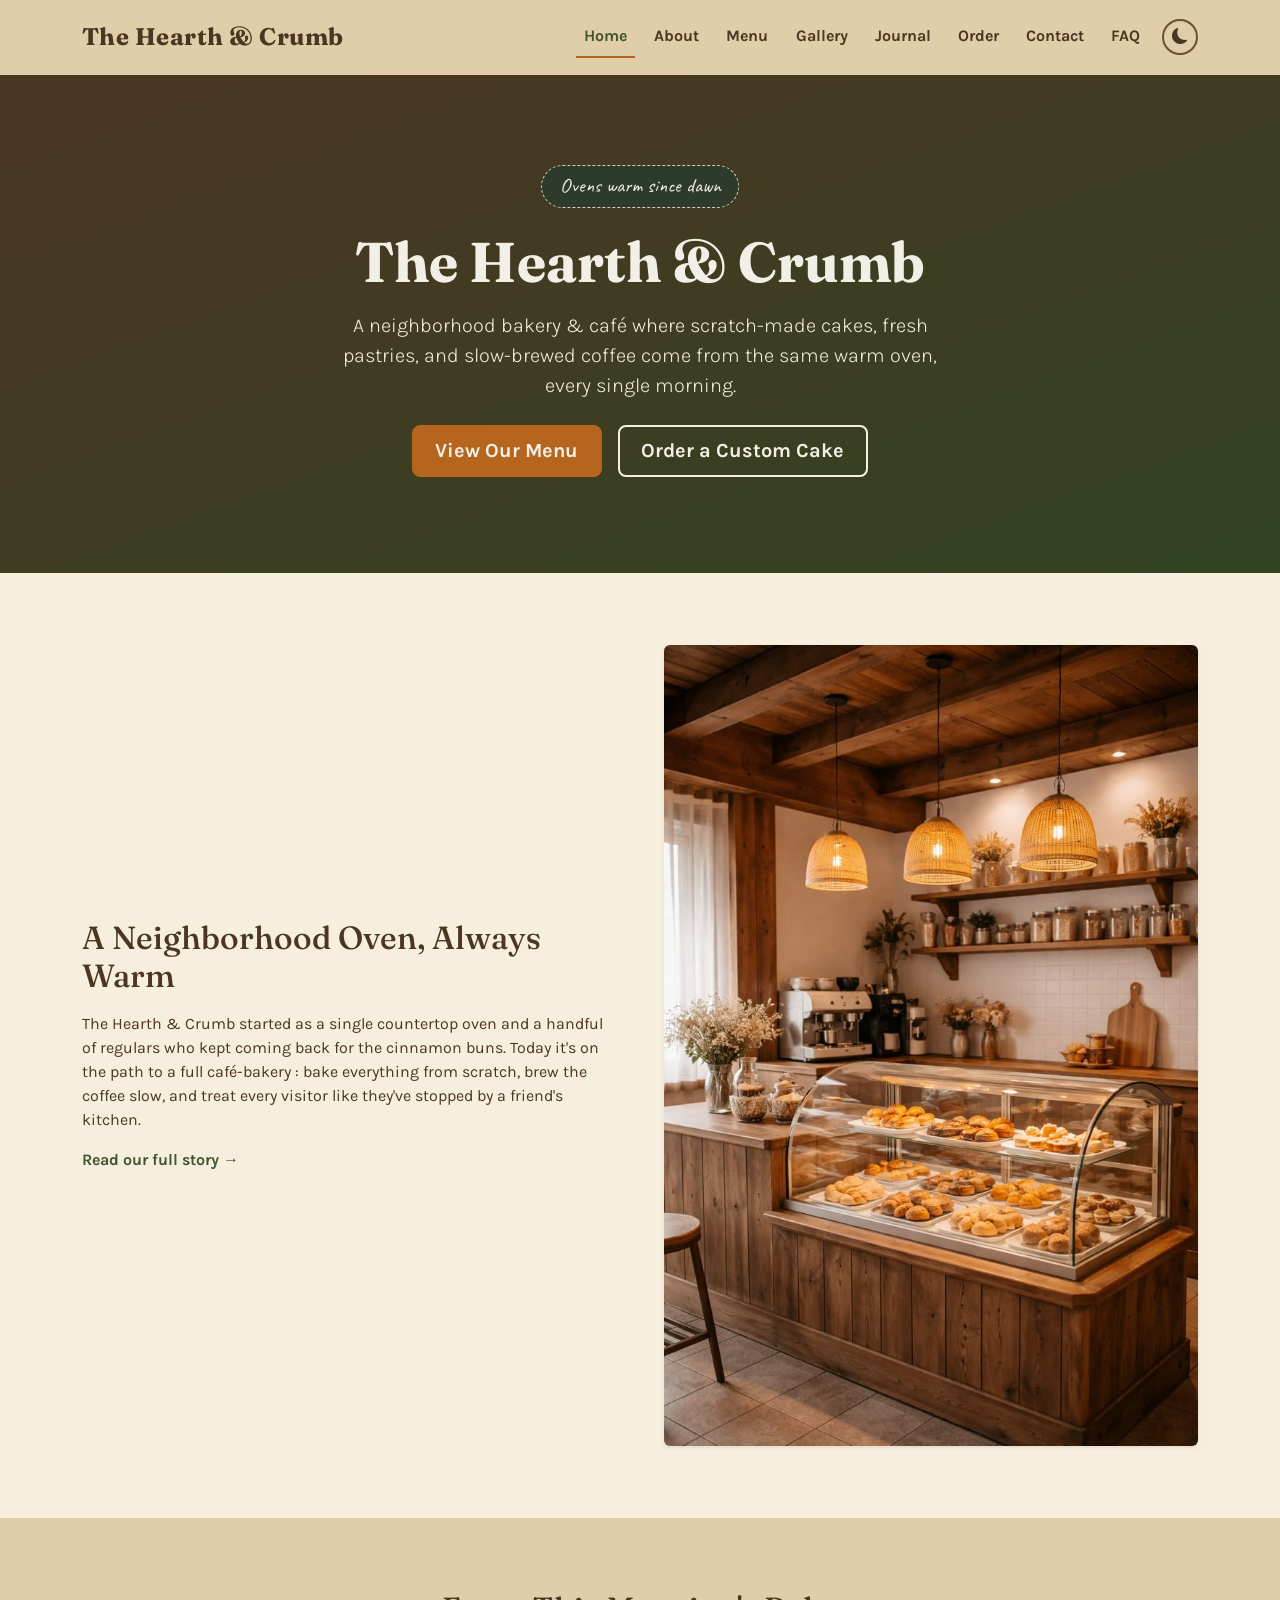
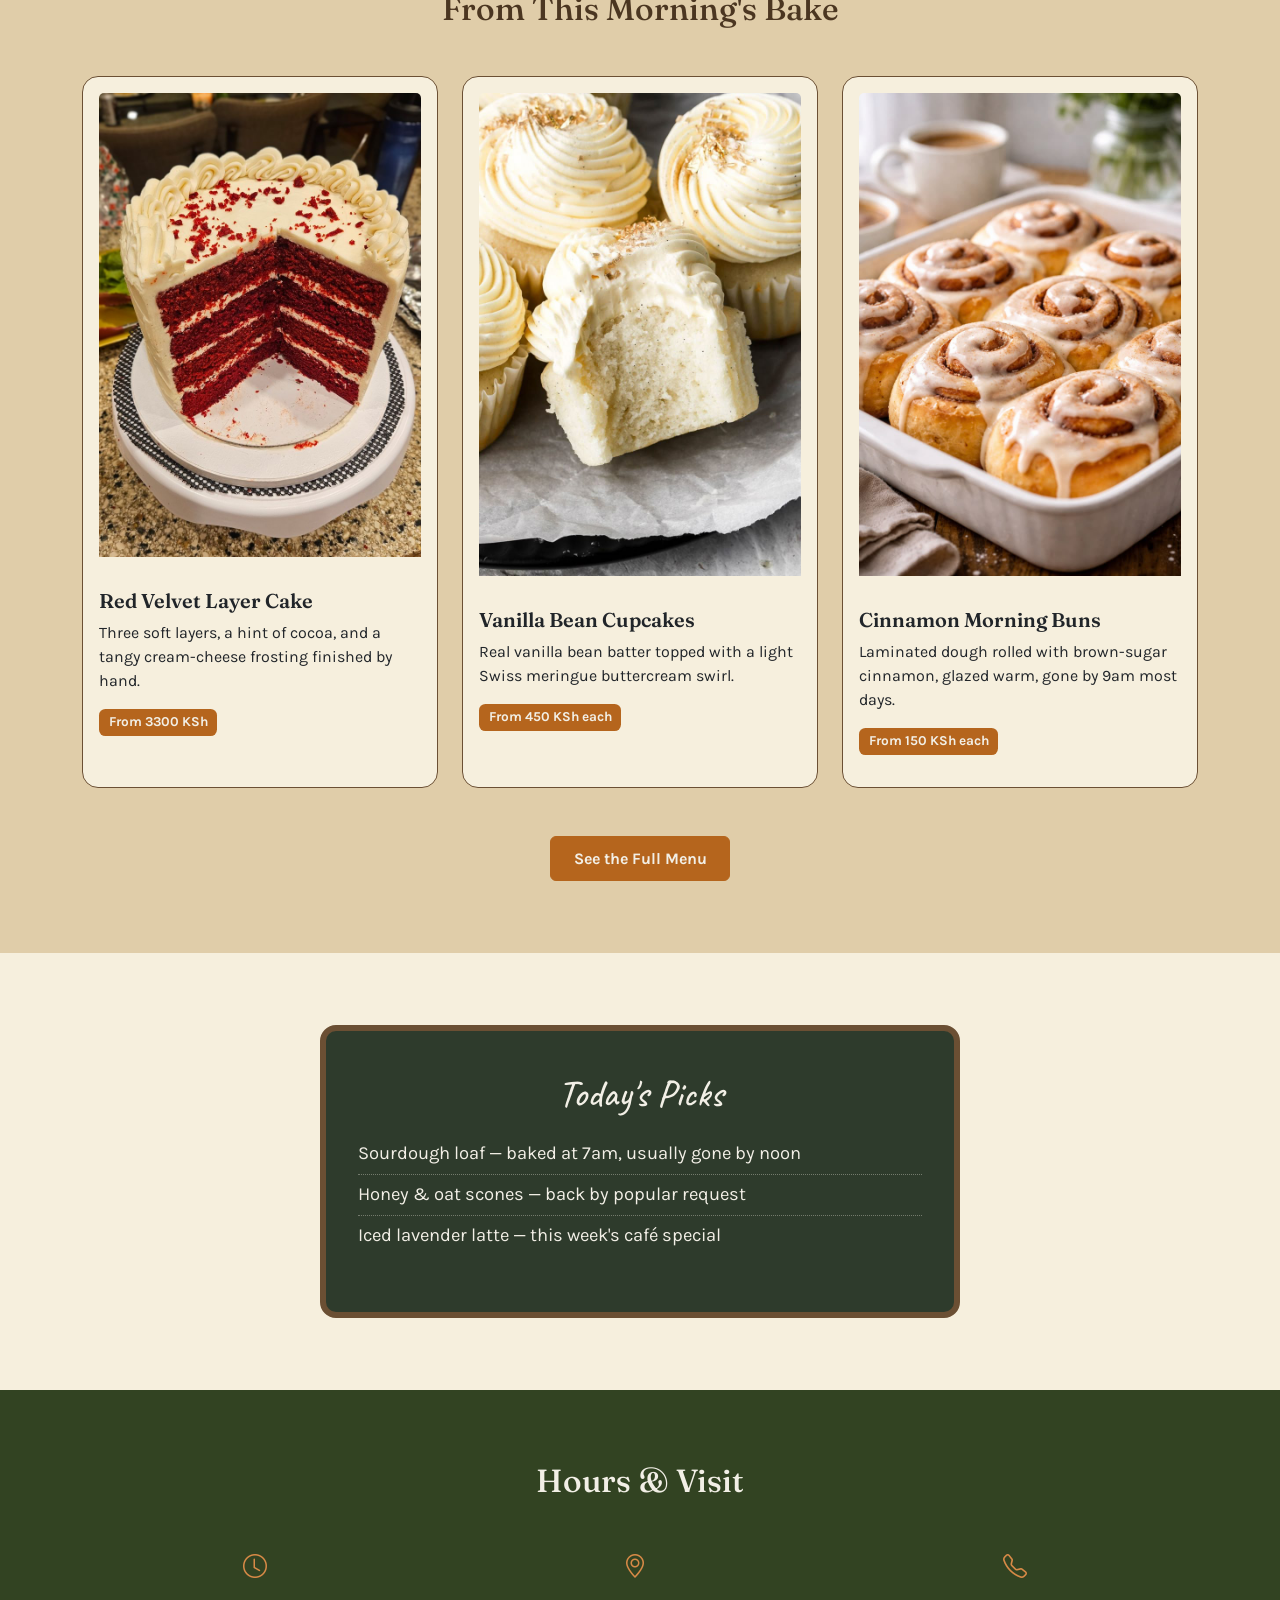
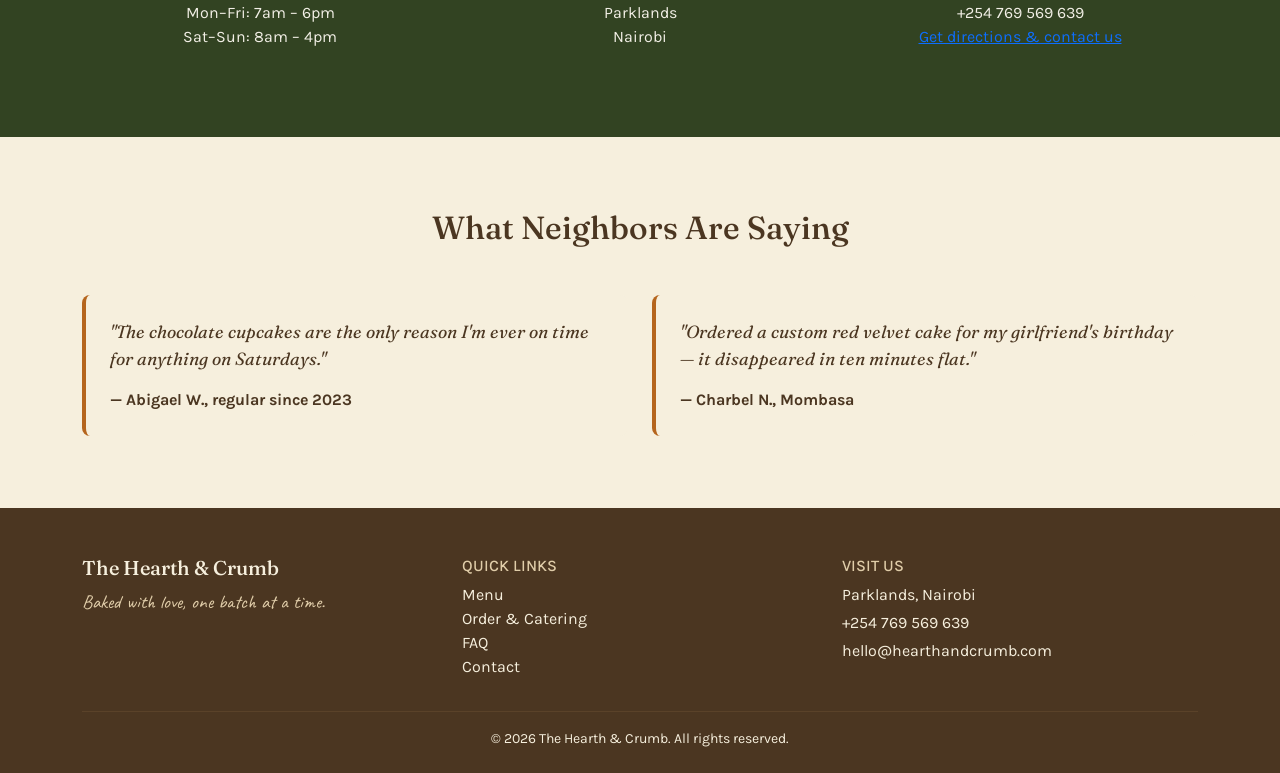
<file: index.html>
<!DOCTYPE html>
<html lang="en">
<head>
  <meta charset="UTF-8">
  <meta name="viewport" content="width=device-width, initial-scale=1.0">
  <meta name="description" content="The Hearth & Crumb is a rustic neighborhood bakery & café in Rivertown serving scratch-made cakes, pastries, and slow-brewed coffee.">
  <title>The Hearth & Crumb | Rustic Bakery &amp; Café</title>
<!-- Bootstrap CSS -->
<link href="https://cdn.jsdelivr.net/npm/bootstrap@5.3.8/dist/css/bootstrap.min.css" rel="stylesheet" integrity="sha384-sRIl4kxILFvY47J16cr9ZwB07vP4J8+LH7qKQnuqkuIAvNWLzeN8tE5YBujZqJLB" crossorigin="anonymous">
<link rel="stylesheet" href="https://cdn.jsdelivr.net/npm/bootstrap-icons@1.11.3/font/bootstrap-icons.css" integrity="sha384-+gX4w7RS2RnVzH12Q2M4s8Je+PUPs8IB21C3Xfzrj6H0Fx2Z6dY57oPzYGg4tV6A" crossorigin="anonymous">
<!-- Custom styles -->
<link rel="stylesheet" href="css/style.css">
</head>
<body>

  <!-- ===== Navbar ===== -->
  <nav class="navbar navbar-expand-lg sticky-top">
    <div class="container">
      <a class="navbar-brand" href="index.html">The Hearth &amp; Crumb</a>
      <button class="navbar-toggler" type="button" data-bs-toggle="collapse" data-bs-target="#mainNav" aria-controls="mainNav" aria-expanded="false" aria-label="Toggle navigation">
        <span class="navbar-toggler-icon"></span>
      </button>
      <div class="collapse navbar-collapse" id="mainNav">
        <ul class="navbar-nav ms-auto mb-2 mb-lg-0 text-center">
          <li class="nav-item"><a class="nav-link active" aria-current="page" href="index.html">Home</a></li>
          <li class="nav-item"><a class="nav-link" href="about.html">About</a></li>
          <li class="nav-item"><a class="nav-link" href="menu.html">Menu</a></li>
          <li class="nav-item"><a class="nav-link" href="gallery.html">Gallery</a></li>
          <li class="nav-item"><a class="nav-link" href="journal.html">Journal</a></li>
          <li class="nav-item"><a class="nav-link" href="order.html">Order</a></li>
          <li class="nav-item"><a class="nav-link" href="contact.html">Contact</a></li>
          <li class="nav-item"><a class="nav-link" href="faq.html">FAQ</a></li>
        </ul>
       
          <button id="themeToggle" aria-label="Switch to dark mode">
            <i id="themeIcon" class="bi bi-moon-fill"></i>
          </button>
      </div>
    </div>
  </nav>

  <!-- ===== Hero ===== -->
  <header class="hero text-center">
    <div class="container">
      <span class="hero-tag">Ovens warm since dawn</span>
      <h1 class="mb-3">The Hearth &amp; Crumb</h1>
      <p class="lead mb-4">A neighborhood bakery &amp; café where scratch-made cakes, fresh pastries, and slow-brewed coffee come from the same warm oven, every single morning.</p>
      <div class="d-flex flex-wrap justify-content-center gap-3">
        <a href="menu.html" class="btn btn-copper btn-lg">View Our Menu</a>
        <a href="order.html" class="btn btn-outline-kraft btn-lg">Order a Custom Cake</a>
      </div>
    </div>
  </header>

  <!-- ===== Intro / Story ===== -->
  <section class="section-kraft">
    <div class="container">
      <div class="row align-items-center g-5">
        <div class="col-lg-6">
          <h2 class="mb-3">A Neighborhood Oven, Always Warm</h2>
          <p>The Hearth &amp; Crumb started as a single countertop oven and a handful of regulars who kept coming back for the cinnamon buns. Today it's on the path to a full café-bakery : bake everything from scratch, brew the coffee slow, and treat every visitor like they've stopped by a friend's kitchen.</p>
          <a href="about.html" class="fw-bold" style="color: var(--forest);">Read our full story &rarr;</a>
        </div>
        <div class="col-lg-6">
          <img src="images/Home Bkery.jpg" alt="Interior of Hearth & Crumb bakery" class="img-fluid rounded shadow-sm">
        </div>
      </div>
    </div>
  </section>

  <!-- ===== Featured Treats ===== -->
  <section class="section-treats">
    <div class="container">
      <h2 class="text-center mb-5">From This Morning's Bake</h2>
      <div class="row g-4">
        <div class="col-md-4">
          <div class="card card-treat p-3">
           <img src="images/Red Velvet.jpg" alt="Red Velvet Layer Cake" class="card-img-top mb-3">
            <div class="card-body px-0">
              <h3 class="card-title h5">Red Velvet Layer Cake</h3>
              <p class="card-text">Three soft layers, a hint of cocoa, and a tangy cream-cheese frosting finished by hand.</p>
              <span class="price-tag">From 3300 KSh</span>
            </div>
          </div>
        </div>
        <div class="col-md-4">
          <div class="card card-treat p-3">
            <img src="images/Vanilla-bean-cupcakes.jpg" alt="Vanilla Bean Cupcakes" class="card-img-top mb-3">
            <div class="card-body px-0">
              <h3 class="card-title h5">Vanilla Bean Cupcakes</h3>
              <p class="card-text">Real vanilla bean batter topped with a light Swiss meringue buttercream swirl.</p>
              <span class="price-tag">From 450 KSh each</span>
            </div>
          </div>
        </div>
        <div class="col-md-4">
          <div class="card card-treat p-3">
            <img src="images/Cinnamon buns.jpg" alt="Cinnamon Morning Buns" class="card-img-top mb-3">
            <div class="card-body px-0">
              <h3 class="card-title h5">Cinnamon Morning Buns</h3>
              <p class="card-text">Laminated dough rolled with brown-sugar cinnamon, glazed warm, gone by 9am most days.</p>
              <span class="price-tag">From 150 KSh each</span>
            </div>
          </div>
        </div>
      </div>
      <div class="text-center mt-5">
        <a href="menu.html" class="btn btn-copper">See the Full Menu</a>
      </div>
    </div>
  </section>

  <!-- ===== Chalkboard: Today's Picks (signature element) ===== -->
  <section class="section-kraft">
    <div class="container">
      <div class="chalkboard mx-auto" style="max-width: 640px;">
        <h2 class="text-center">Today's Picks</h2>
        <ul>
          <li>Sourdough loaf &mdash; baked at 7am, usually gone by noon</li>
          <li>Honey &amp; oat scones &mdash; back by popular request</li>
          <li>Iced lavender latte &mdash; this week's café special</li>
        </ul>
      </div>
    </div>
  </section>

  <!-- ===== Hours & Visit ===== -->
  <section class="section-visit">
    <div class="container">
      <h2 class="text-center mb-5">Hours &amp; Visit</h2>
      <div class="row justify-content-center text-center g-4">
        <div class="col-md-4">
          <p><i class="bi bi-clock fs-4"></i></p>
          <p>Mon&ndash;Fri: 7am &ndash; 6pm<br>Sat&ndash;Sun: 8am &ndash; 4pm</p>
        </div>
        <div class="col-md-4">
          <p><i class="bi bi-geo-alt fs-4"></i></p>
          <p>Parklands<br>Nairobi</p>
        </div>
        <div class="col-md-4">
          <p><i class="bi bi-telephone fs-4"></i></p>
          <p>+254 769 569 639<br><a href="contact.html" class="text-decoration-underline">Get directions &amp; contact us</a></p>
        </div>
      </div>
    </div>
  </section>

  <!-- ===== Testimonials ===== -->
  <section class="section-kraft">
    <div class="container">
      <h2 class="text-center mb-5">What Neighbors Are Saying</h2>
      <div class="row g-4">
        <div class="col-md-6">
          <div class="testimonial-card">
            <p class="quote">"The chocolate cupcakes are the only reason I'm ever on time for anything on Saturdays."</p>
            <p class="mb-0 fw-bold">&mdash; Abigael W., regular since 2023</p>
          </div>
        </div>
        <div class="col-md-6">
          <div class="testimonial-card">
            <p class="quote">"Ordered a custom red velvet cake for my girlfriend's birthday &mdash; it disappeared in ten minutes flat."</p>
            <p class="mb-0 fw-bold">&mdash; Charbel N., Mombasa</p>
          </div>
        </div>
      </div>
    </div>
  </section>

  <!-- ===== Footer ===== -->
  <footer class="site-footer">
    <div class="container">
      <div class="row g-4">
        <div class="col-md-4">
          <h5 class="font-display" style="color: var(--kraft-light);">The Hearth &amp; Crumb</h5>
          <p class="footer-tag">Baked with love, one batch at a time.</p>
        </div>
        <div class="col-md-4">
          <h6 class="text-uppercase" style="color: var(--kraft);">Quick Links</h6>
          <ul class="list-unstyled">
            <li><a href="menu.html">Menu</a></li>
            <li><a href="order.html">Order &amp; Catering</a></li>
            <li><a href="faq.html">FAQ</a></li>
            <li><a href="contact.html">Contact</a></li>
          </ul>
        </div>
        <div class="col-md-4">
          <h6 class="text-uppercase" style="color: var(--kraft);">Visit Us</h6>
          <p class="mb-1">Parklands, Nairobi</p>
          <p class="mb-1">+254 769 569 639</p>
          <p class="mb-0">hello@hearthandcrumb.com</p>
        </div>
      </div>
      <hr>
      <p class="text-center mb-0 small">&copy; <span id="current-year"></span> The Hearth &amp; Crumb. All rights reserved.</p>
    </div>
  </footer>
 
  <script src="https://cdn.jsdelivr.net/npm/bootstrap@5.3.8/dist/js/bootstrap.bundle.min.js" integrity="sha384-FKyoEForCGlyvwx9Hj09JcYn3nv7wiPVlz7YYwJrWVcXK/BmnVDxM+D2scQbITxI" crossorigin="anonymous"></script>
<script src="js/main.js"></script>
</body>
</html>
</file>
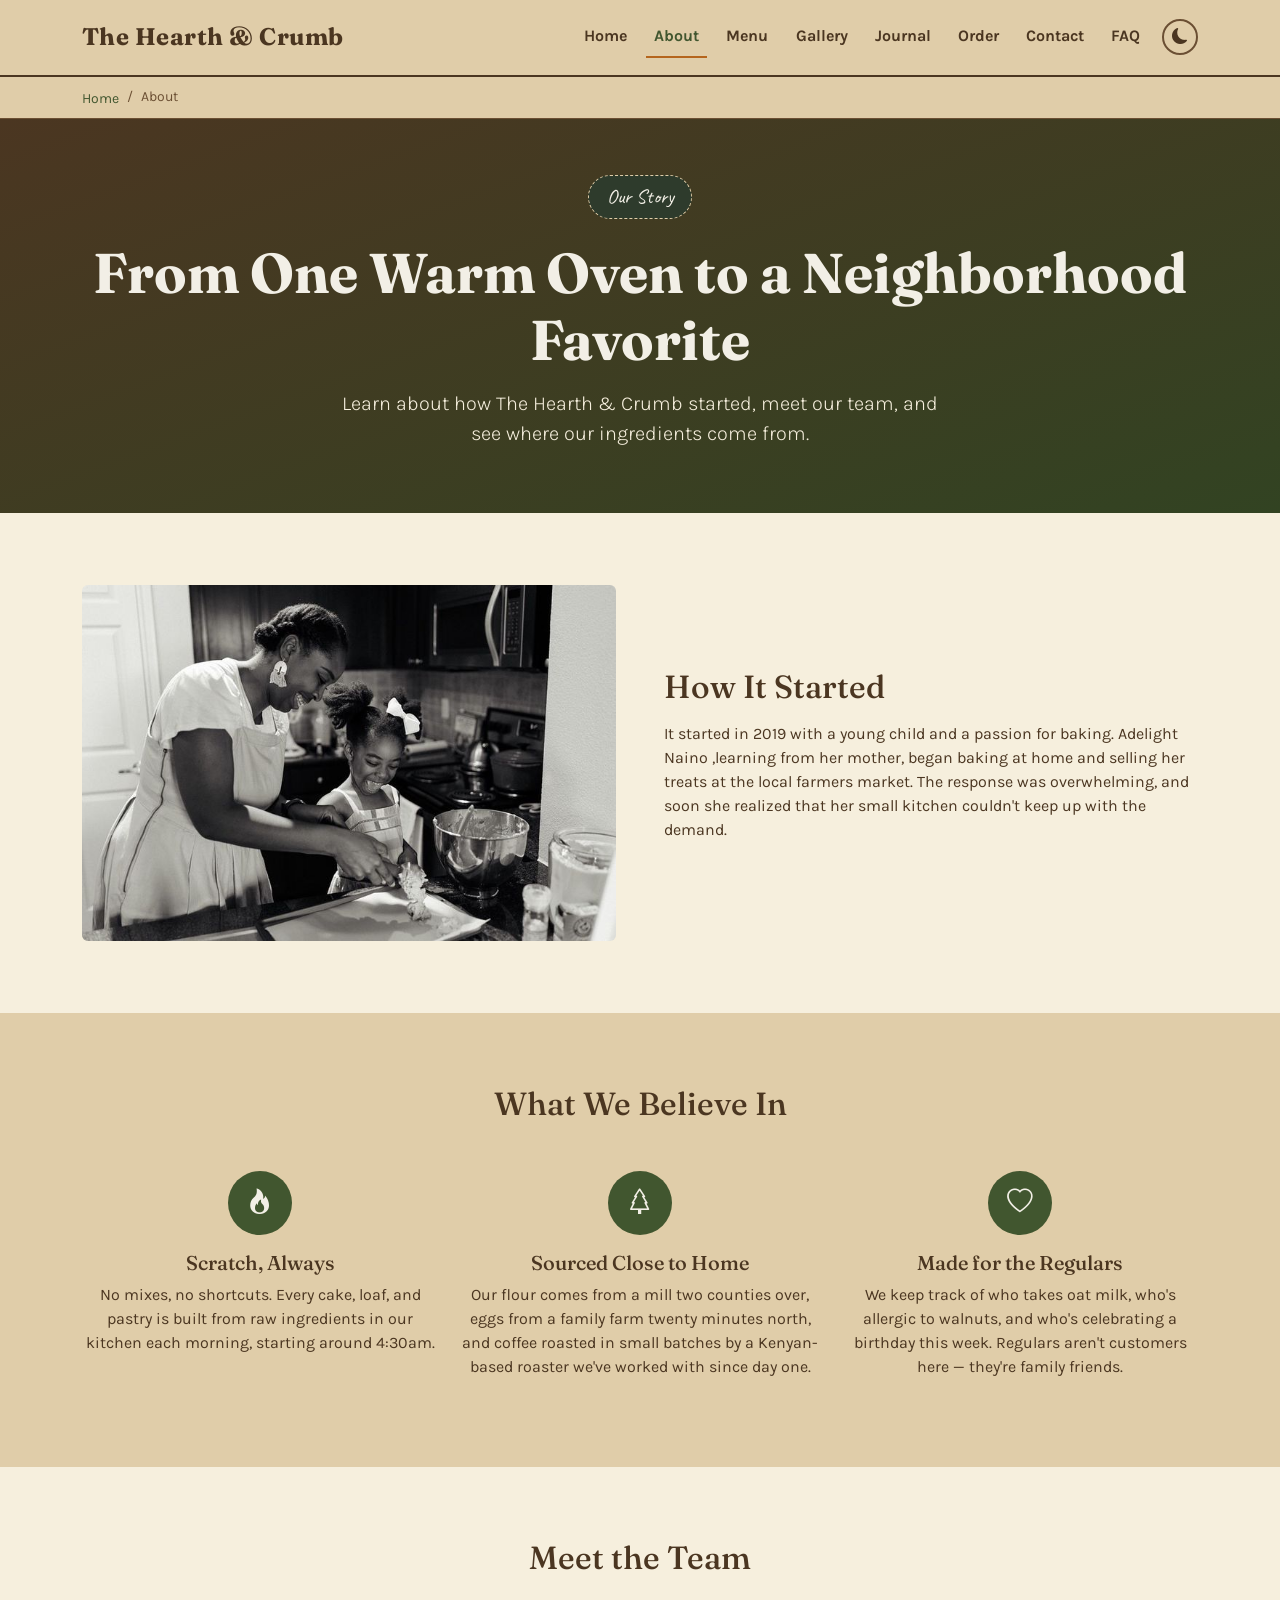
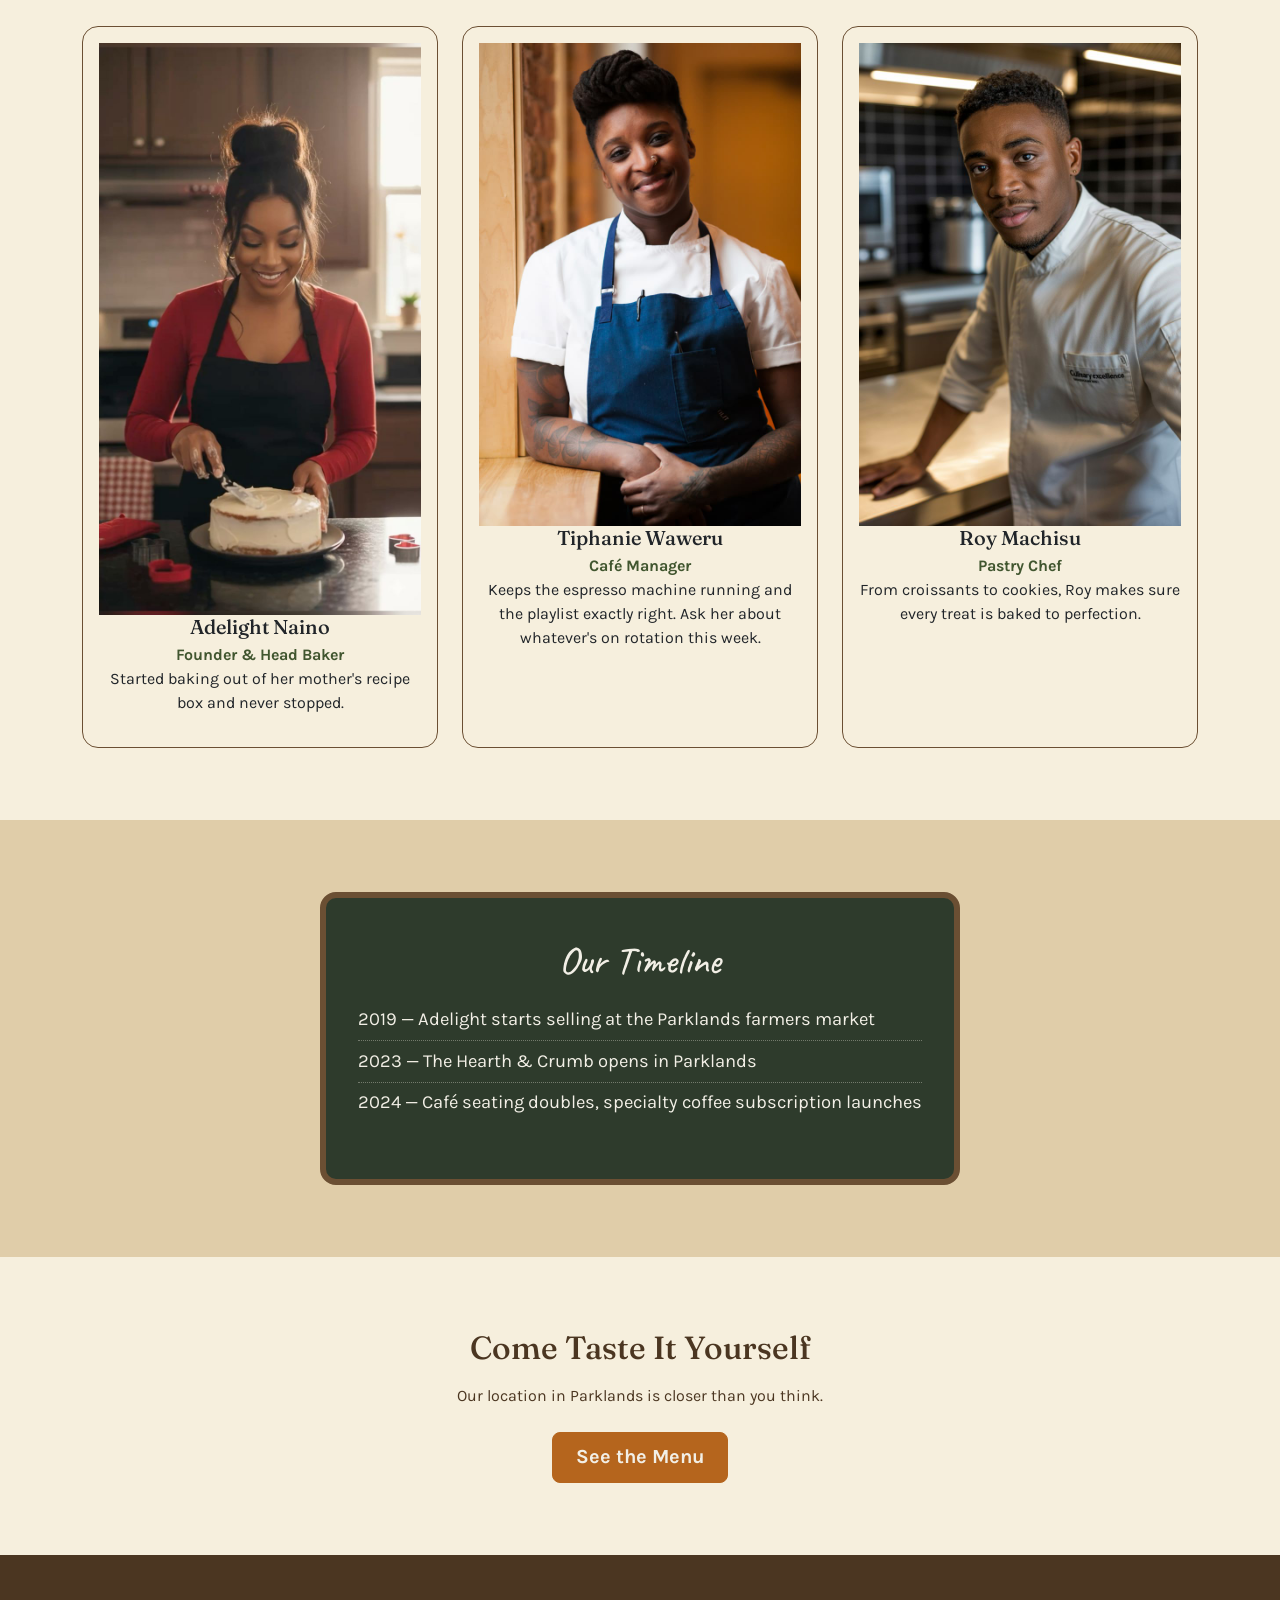
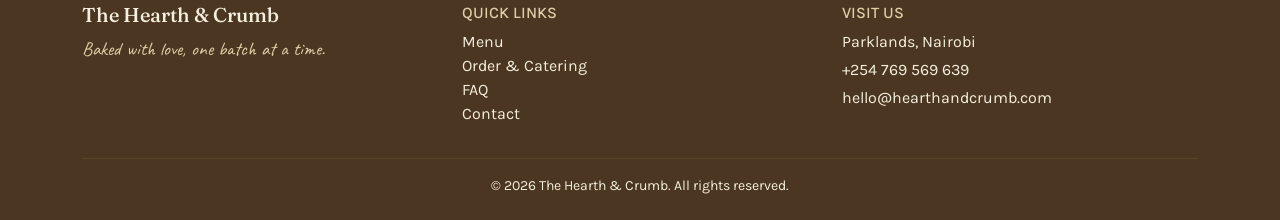
<file: about.html>
<!DOCTYPE html>
<html lang="en">
<head>
  <meta charset="UTF-8">
  <meta name="viewport" content="width=device-width, initial-scale=1.0">
  <meta name="description" content="The story behind The Hearth & Crumb — a rustic neighborhood bakery & café in Parklands, our team, and where our ingredients come from.">
  <title>Our Story | The Hearth & Crumb</title>

  <link href="https://cdn.jsdelivr.net/npm/bootstrap@5.3.8/dist/css/bootstrap.min.css" rel="stylesheet" integrity="sha384-sRIl4kxILFvY47J16cr9ZwB07vP4J8+LH7qKQnuqkuIAvNWLzeN8tE5YBujZqJLB" crossorigin="anonymous">
 <link rel="stylesheet" href="https://cdn.jsdelivr.net/npm/bootstrap-icons@1.11.3/font/bootstrap-icons.css" integrity="sha384-+gX4w7RS2RnVzH12Q2M4s8Je+PUPs8IB21C3Xfzrj6H0Fx2Z6dY57oPzYGg4tV6A" crossorigin="anonymous">
<!-- Custom styles -->
<link rel="stylesheet" href="css/style.css">
</head>
<body>

  <!-- ===== Navbar ===== -->
  <nav class="navbar navbar-expand-lg sticky-top" aria-label="Main navigation">
    <div class="container">
      <a class="navbar-brand" href="index.html">The Hearth &amp; Crumb</a>
      <button class="navbar-toggler" type="button" data-bs-toggle="collapse" data-bs-target="#mainNav" aria-controls="mainNav" aria-expanded="false" aria-label="Toggle navigation">
        <span class="navbar-toggler-icon"></span>
      </button>
      <div class="collapse navbar-collapse" id="mainNav">
        <ul class="navbar-nav ms-auto mb-2 mb-lg-0 text-center">
          <li class="nav-item"><a class="nav-link" href="index.html">Home</a></li>
          <li class="nav-item"><a class="nav-link active" aria-current="page" href="about.html">About</a></li>
          <li class="nav-item"><a class="nav-link" href="menu.html">Menu</a></li>
          <li class="nav-item"><a class="nav-link" href="gallery.html">Gallery</a></li>
          <li class="nav-item"><a class="nav-link" href="journal.html">Journal</a></li>
          <li class="nav-item"><a class="nav-link" href="order.html">Order</a></li>
          <li class="nav-item"><a class="nav-link" href="contact.html">Contact</a></li>
          <li class="nav-item"><a class="nav-link" href="faq.html">FAQ</a></li>
        </ul>
          <button id="themeToggle" aria-label="Switch to dark mode">
            <i id="themeIcon" class="bi bi-moon-fill"></i>
          </button> 
      </div>
    </div>
  </nav>
  <!-- Breadcrumb -->
<div class="breadcrumb-wrap">
  <div class="container">
    <nav aria-label="breadcrumb">
      <ol class="breadcrumb mb-0">
        <li class="breadcrumb-item"><a href="index.html">Home</a></li>
        <li class="breadcrumb-item active" aria-current="page">About</li>
      </ol>
    </nav>
  </div>
</div>

  <!-- ===== Page banner ===== -->
  <header class="hero hero-sm text-center">
    <div class="container">
      <span class="hero-tag">Our Story</span>
      <h1 class="mb-3">From One Warm Oven to a Neighborhood Favorite</h1>
      <p class="lead mb-0">Learn about how The Hearth &amp; Crumb started, meet our team, and see where our ingredients come from.</p>
    </div>
  </header>

  <!-- ===== Origin story ===== -->
  <section class="section-kraft">
    <div class="container">
      <div class="row align-items-center g-5">
        <div class="col-lg-6 order-lg-2">
          <h2 class="mb-3">How It Started</h2>
          <p>It started in 2019 with a young child and a passion for baking. Adelight Naino ,learning from her mother, began baking at home and selling her treats at the local farmers market. The response was overwhelming, and soon she realized that her small kitchen couldn't keep up with the demand.</p>
        </div>
        <div class="col-lg-6 order-lg-1">
          <img src="images/AddieAndMumBaking.jpg" alt="Adelight and her mother baking together at home in 2019, where it all started" class="img-fluid rounded">
        </div>
      </div>
    </div>
  </section>

  <!-- ===== Philosophy ===== -->
  <section class="section-treats">
    <div class="container">
      <h2 class="text-center mb-5">What We Believe In</h2>
      <div class="row g-4 text-center">
        <div class="col-md-4">
          <div class="icon-circle"><i class="bi bi-fire"></i></div>
          <h3 class="h5">Scratch, Always</h3>
          <p>No mixes, no shortcuts. Every cake, loaf, and pastry is built from raw ingredients in our kitchen each morning, starting around 4:30am.</p>
        </div>
        <div class="col-md-4">
          <div class="icon-circle"><i class="bi bi-tree"></i></div>
          <h3 class="h5">Sourced Close to Home</h3>
          <p>Our flour comes from a mill two counties over, eggs from a family farm twenty minutes north, and coffee roasted in small batches by a Kenyan-based roaster we've worked with since day one.</p>
        </div>
        <div class="col-md-4">
          <div class="icon-circle"><i class="bi bi-heart"></i></div>
          <h3 class="h5">Made for the Regulars</h3>
          <p>We keep track of who takes oat milk, who's allergic to walnuts, and who's celebrating a birthday this week. Regulars aren't customers here &mdash; they're family friends.</p>
        </div>
      </div>
    </div>
  </section>

  <!-- ===== Team ===== -->
  <section class="section-kraft">
    <div class="container">
      <h2 class="text-center mb-5">Meet the Team</h2>
      <div class="row g-4">
        <div class="col-md-4">
          <div class="card card-team p-3 text-center">
            <div class="image" style="min-height: 50px;">
              <img src="images/Adelight.jpg" alt="Founder Adelight Naino standing in a doorway with braided hair and silver necklaces, smiling warmly in an indoor setting" class="img-fluid">
            </div>
            <h3 class="h5 mb-1">Adelight Naino</h3>
            <p class="mb-0 fw-bold" style="color: var(--forest);">Founder &amp; Head Baker</p>
            <p>Started baking out of her mother's recipe box and never stopped. </p>
          </div>
        </div>
        <div class="col-md-4">
          <div class="card card-team p-3 text-center">
            <div class="image" style="min-height: 50px;">
              <img src="images/Tiphy.jpg" alt="Cafe manager Tiphanie Waweru smiling in a cozy cafe setting with espresso equipment nearby" class="img-fluid">
            </div>
            <h3 class="h5 mb-1">Tiphanie Waweru</h3>
            <p class="mb-0 fw-bold" style="color: var(--forest);">Café Manager</p>
            <p>Keeps the espresso machine running and the playlist exactly right. Ask her about whatever's on rotation this week.</p>
          </div>
        </div>
        <div class="col-md-4">
          <div class="card card-team p-3 text-center">
            <div class="image" style="min-height: 50px;">
              <img src="images/James.jpg" alt="Pastry chef James Mwangi holding a tray of freshly baked croissants in a kitchen setting" class="img-fluid">
            </div>
            <h3 class="h5 mb-1">Roy Machisu</h3>
            <p class="mb-0 fw-bold" style="color: var(--forest);">Pastry Chef</p>
            <p>From croissants to cookies, Roy makes sure every treat is baked to perfection.</p>
          </div>
        </div>
      </div>
    </div>
  </section>

  <!-- ===== Timeline (chalkboard, reused signature element) ===== -->
  <section class="section-treats">
    <div class="container">
      <div class="chalkboard mx-auto" style="max-width: 640px;">
        <h2 class="text-center">Our Timeline</h2>
        <ul>
          <li>2019 &mdash; Adelight starts selling at the Parklands farmers market</li>
          <li>2023 &mdash; The Hearth &amp; Crumb opens in Parklands </li>
          <li>2024 &mdash; Café seating doubles, specialty coffee subscription launches</li>
        </ul>
      </div>
    </div>
  </section>

  <!-- ===== CTA ===== -->
  <section class="section-kraft text-center">
    <div class="container">
      <h2 class="mb-3">Come Taste It Yourself</h2>
      <p class="mb-4">Our location in Parklands is closer than you think.</p>
      <a href="menu.html" class="btn btn-copper btn-lg">See the Menu</a>
    </div>
  </section>

  
  <footer class="site-footer">
    <div class="container">
      <div class="row g-4">
        <div class="col-md-4">
          <h5 class="font-display" style="color: var(--kraft-light);">The Hearth &amp; Crumb</h5>
          <p class="footer-tag">Baked with love, one batch at a time.</p>
        </div>
        <div class="col-md-4">
          <h6 class="text-uppercase" style="color: var(--kraft);">Quick Links</h6>
          <ul class="list-unstyled">
            <li><a href="menu.html">Menu</a></li>
            <li><a href="order.html">Order &amp; Catering</a></li>
            <li><a href="faq.html">FAQ</a></li>
            <li><a href="contact.html">Contact</a></li>
          </ul>
        </div>
        <div class="col-md-4">
          <h6 class="text-uppercase" style="color: var(--kraft);">Visit Us</h6>
          <p class="mb-1">Parklands, Nairobi</p>
          <p class="mb-1">+254 769 569 639</p>
          <p class="mb-0">hello@hearthandcrumb.com</p>
        </div>
      </div>
      <hr>
      <p class="text-center mb-0 small">&copy; <span id="current-year"></span> The Hearth &amp; Crumb. All rights reserved.</p>
    </div>
  </footer>

 <script src="https://cdn.jsdelivr.net/npm/bootstrap@5.3.8/dist/js/bootstrap.bundle.min.js" integrity="sha384-FKyoEForCGlyvwx9Hj09JcYn3nv7wiPVlz7YYwJrWVcXK/BmnVDxM+D2scQbITxI" crossorigin="anonymous"></script>
<script src="js/main.js"></script>
</body>
</html>
</file>
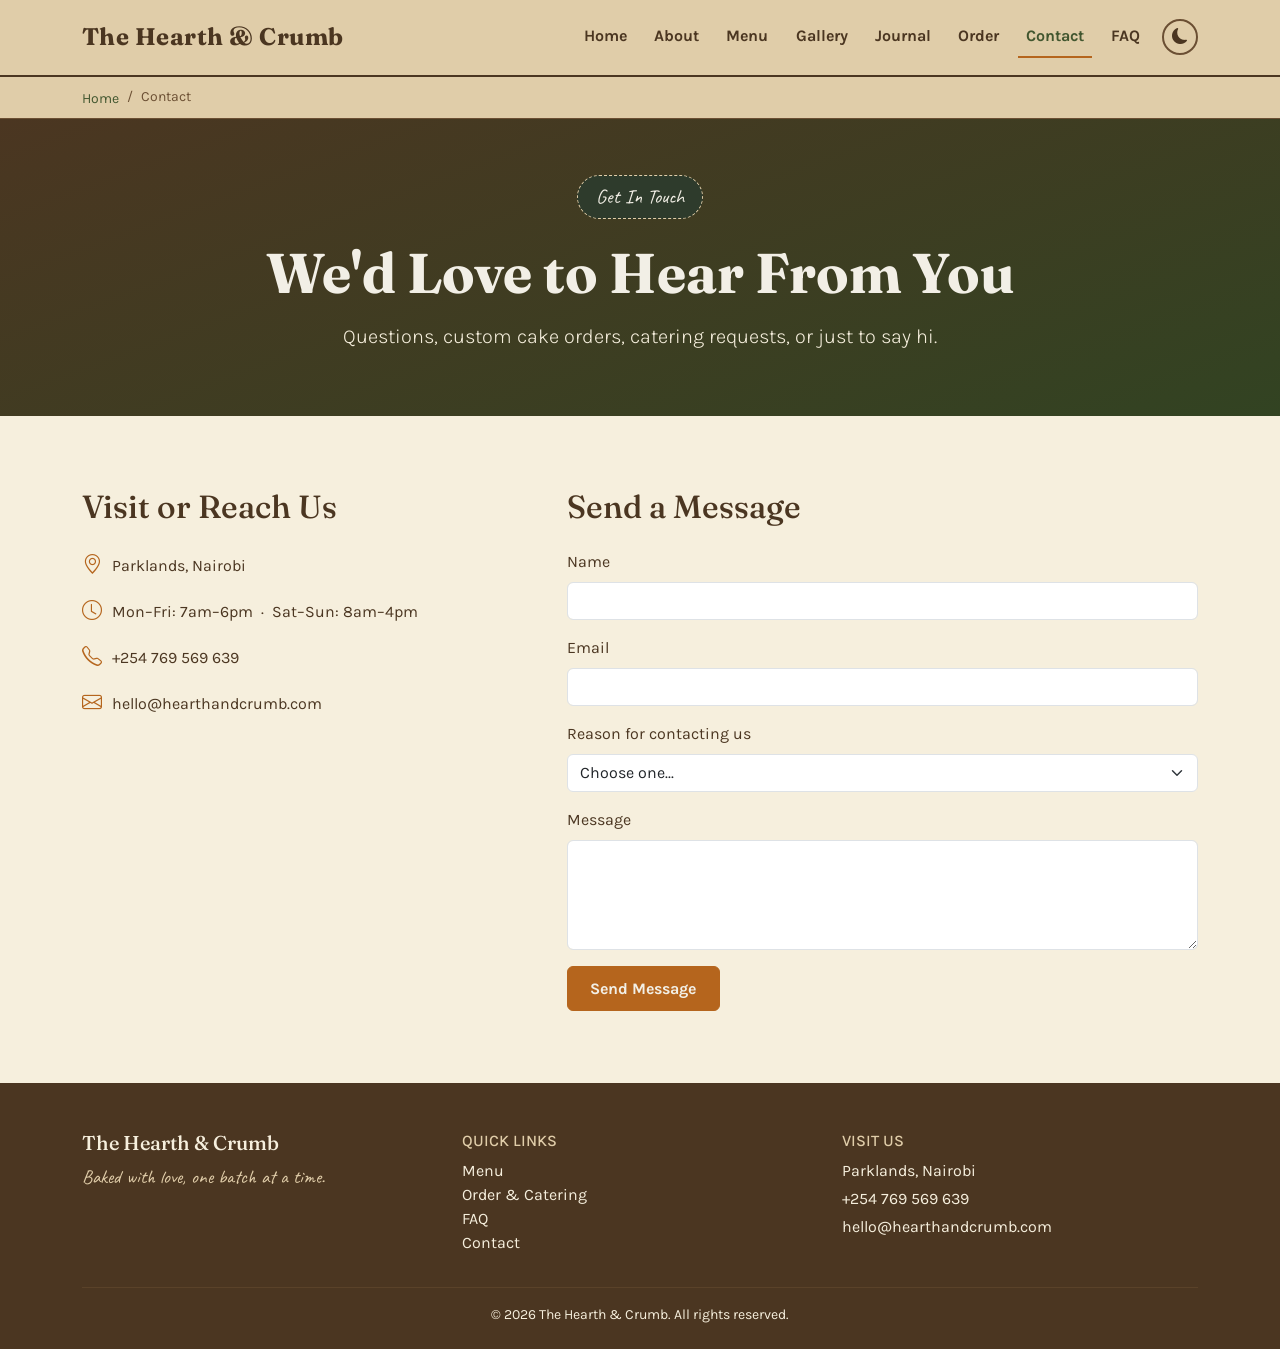
<file: contact.html>
<!DOCTYPE html>
<html lang="en">
<head>
  <meta charset="UTF-8">
  <meta name="viewport" content="width=device-width, initial-scale=1.0">
  <meta name="description" content="Get in touch with The Hearth & Crumb — visit us on Maple Street, send a message, or ask about custom orders and catering.">
  <title>Contact Us | The Hearth & Crumb</title>

  <link href="https://cdn.jsdelivr.net/npm/bootstrap@5.3.8/dist/css/bootstrap.min.css" rel="stylesheet" integrity="sha384-sRIl4kxILFvY47J16cr9ZwB07vP4J8+LH7qKQnuqkuIAvNWLzeN8tE5YBujZqJLB" crossorigin="anonymous">
 <link rel="stylesheet" href="https://cdn.jsdelivr.net/npm/bootstrap-icons@1.11.3/font/bootstrap-icons.css" integrity="sha384-+gX4w7RS2RnVzH12Q2M4s8Je+PUPs8IB21C3Xfzrj6H0Fx2Z6dY57oPzYGg4tV6A" crossorigin="anonymous">
<!-- Custom styles -->
<link rel="stylesheet" href="css/style.css">
</head>
<body>

  <!-- ===== Navbar ===== -->
  <nav class="navbar navbar-expand-lg sticky-top" aria-label="Main navigation">
    <div class="container">
      <a class="navbar-brand" href="index.html">The Hearth &amp; Crumb</a>
      <button class="navbar-toggler" type="button" data-bs-toggle="collapse" data-bs-target="#mainNav" aria-controls="mainNav" aria-expanded="false" aria-label="Toggle navigation">
        <span class="navbar-toggler-icon"></span>
      </button>
      <div class="collapse navbar-collapse" id="mainNav">
        <ul class="navbar-nav ms-auto mb-2 mb-lg-0 text-center">
          <li class="nav-item"><a class="nav-link" href="index.html">Home</a></li>
          <li class="nav-item"><a class="nav-link" href="about.html">About</a></li>
          <li class="nav-item"><a class="nav-link" href="menu.html">Menu</a></li>
          <li class="nav-item"><a class="nav-link" href="gallery.html">Gallery</a></li>
          <li class="nav-item"><a class="nav-link" href="journal.html">Journal</a></li>
          <li class="nav-item"><a class="nav-link" href="order.html">Order</a></li>
          <li class="nav-item"><a class="nav-link active" aria-current="page" href="contact.html">Contact</a></li>
          <li class="nav-item"><a class="nav-link" href="faq.html">FAQ</a></li>
        </ul>
          <button id="themeToggle" aria-label="Switch to dark mode">
            <i id="themeIcon" class="bi bi-moon-fill"></i>
          </button>
      </div>
    </div>
  </nav>
  <!-- Breadcrumb -->
<div class="breadcrumb-wrap">
  <div class="container">
    <nav aria-label="breadcrumb">
      <ol class="breadcrumb mb-0">
        <li class="breadcrumb-item"><a href="index.html">Home</a></li>
        <li class="breadcrumb-item active" aria-current="page">Contact</li>
      </ol>
    </nav>
  </div>
</div>

  <!-- ===== Page banner ===== -->
  <header class="hero hero-sm text-center">
    <div class="container">
      <span class="hero-tag">Get In Touch</span>
      <h1 class="mb-3">We'd Love to Hear From You</h1>
      <p class="lead mb-0">Questions, custom cake orders, catering requests, or just to say hi.</p>
    </div>
  </header>

  <!-- ===== Contact info + form ===== -->
  <section class="section-kraft">
    <div class="container">
      <div class="row g-5">

        <!-- Info column -->
        <div class="col-lg-5">
          <h2 class="mb-4">Visit or Reach Us</h2>
          <ul class="list-unstyled contact-info-list">
            <li class="mb-3"><i class="bi bi-geo-alt fs-5"></i>Parklands, Nairobi</li>
            <li class="mb-3"><i class="bi bi-clock fs-5"></i>Mon&ndash;Fri: 7am&ndash;6pm &nbsp;&middot;&nbsp; Sat&ndash;Sun: 8am&ndash;4pm</li>
            <li class="mb-3"><i class="bi bi-telephone fs-5"></i>+254 769 569 639</li>
            <li class="mb-3"><i class="bi bi-envelope fs-5"></i>hello@hearthandcrumb.com</li>
          </ul>
          <div class="ratio ratio-16x9 mt-4 rounded overflow-hidden">
            <iframe title="Parklands Nairobi location map" src="https://www.google.com/maps/embed?pb=!1m18!1m12!1m3!1d15955.397622671273!2d36.81792584721273!3d-1.262736186701539!2m3!1f0!2f0!3f0!3m2!1i1024!2i768!4f13.1!3m3!1m2!1s0x182f17199c297e71%3A0x7019c24cbb4896d4!2sParklands%2C%20Nairobi!5e0!3m2!1sen!2ske!4v1782404210037!5m2!1sen!2ske" style="border:0; width:100%; height:100%;" allowfullscreen="" loading="lazy" referrerpolicy="strict-origin-when-cross-origin"></iframe>
          </div>
        </div>

        <!-- Form column -->
        <div class="col-lg-7">
          <h2 class="mb-4">Send a Message</h2>
          <form id="contactForm" novalidate>
            <div class="mb-3">
              <label for="cf-name" class="form-label">Name</label>
              <input type="text" class="form-control" id="cf-name" required>
              <div class="invalid-feedback">Please enter your name.</div>
            </div>

            <div class="mb-3">
              <label for="cf-email" class="form-label">Email</label>
              <input type="email" class="form-control" id="cf-email" required>
              <div class="invalid-feedback">Please enter a valid email address.</div>
            </div>

            <div class="mb-3">
              <label for="cf-reason" class="form-label">Reason for contacting us</label>
              <select class="form-select" id="cf-reason" required>
                <option value="" selected disabled>Choose one...</option>
                <option value="general">General question</option>
                <option value="custom-order">Custom cake order</option>
                <option value="catering">Catering inquiry</option>
                <option value="feedback">Feedback</option>
              </select>
              <div class="invalid-feedback">Please choose a reason for contacting us.</div>
            </div>

            <div class="mb-3">
              <label for="cf-message" class="form-label">Message</label>
              <textarea class="form-control" id="cf-message" rows="4" required></textarea>
              <div class="invalid-feedback">Please add a little more detail (at least 10 characters).</div>
            </div>

            <div id="cf-success" class="alert alert-success d-none" role="alert" tabindex="-1">
              Thanks for reaching out! We'll get back to you within one business day.
            </div>

            <button type="submit" class="btn btn-copper">Send Message</button>
          </form>
        </div>

      </div>
    </div>
  </section>

  <!-- ===== Footer ===== -->
  <footer class="site-footer">
    <div class="container">
      <div class="row g-4">
        <div class="col-md-4">
          <h5 class="font-display" style="color: var(--kraft-light);">The Hearth &amp; Crumb</h5>
          <p class="footer-tag">Baked with love, one batch at a time.</p>
        </div>
        <div class="col-md-4">
          <h6 class="text-uppercase" style="color: var(--kraft);">Quick Links</h6>
          <ul class="list-unstyled">
            <li><a href="menu.html">Menu</a></li>
            <li><a href="order.html">Order &amp; Catering</a></li>
            <li><a href="faq.html">FAQ</a></li>
            <li><a href="contact.html">Contact</a></li>
          </ul>
        </div>
        <div class="col-md-4">
          <h6 class="text-uppercase" style="color: var(--kraft);">Visit Us</h6>
          <p class="mb-1">Parklands, Nairobi</p>
          <p class="mb-1">+254 769 569 639</p>
          <p class="mb-0">hello@hearthandcrumb.com</p>
        </div>
      </div>
      <hr>
      <p class="text-center mb-0 small">&copy; <span id="current-year"></span> The Hearth &amp; Crumb. All rights reserved.</p>
    </div>
  </footer>

  <script src="https://cdn.jsdelivr.net/npm/bootstrap@5.3.8/dist/js/bootstrap.bundle.min.js" integrity="sha384-FKyoEForCGlyvwx9Hj09JcYn3nv7wiPVlz7YYwJrWVcXK/BmnVDxM+D2scQbITxI" crossorigin="anonymous"></script>
<script src="js/main.js"></script>
<script src="js/contact.js"></script>
</body>
</html>
</file>
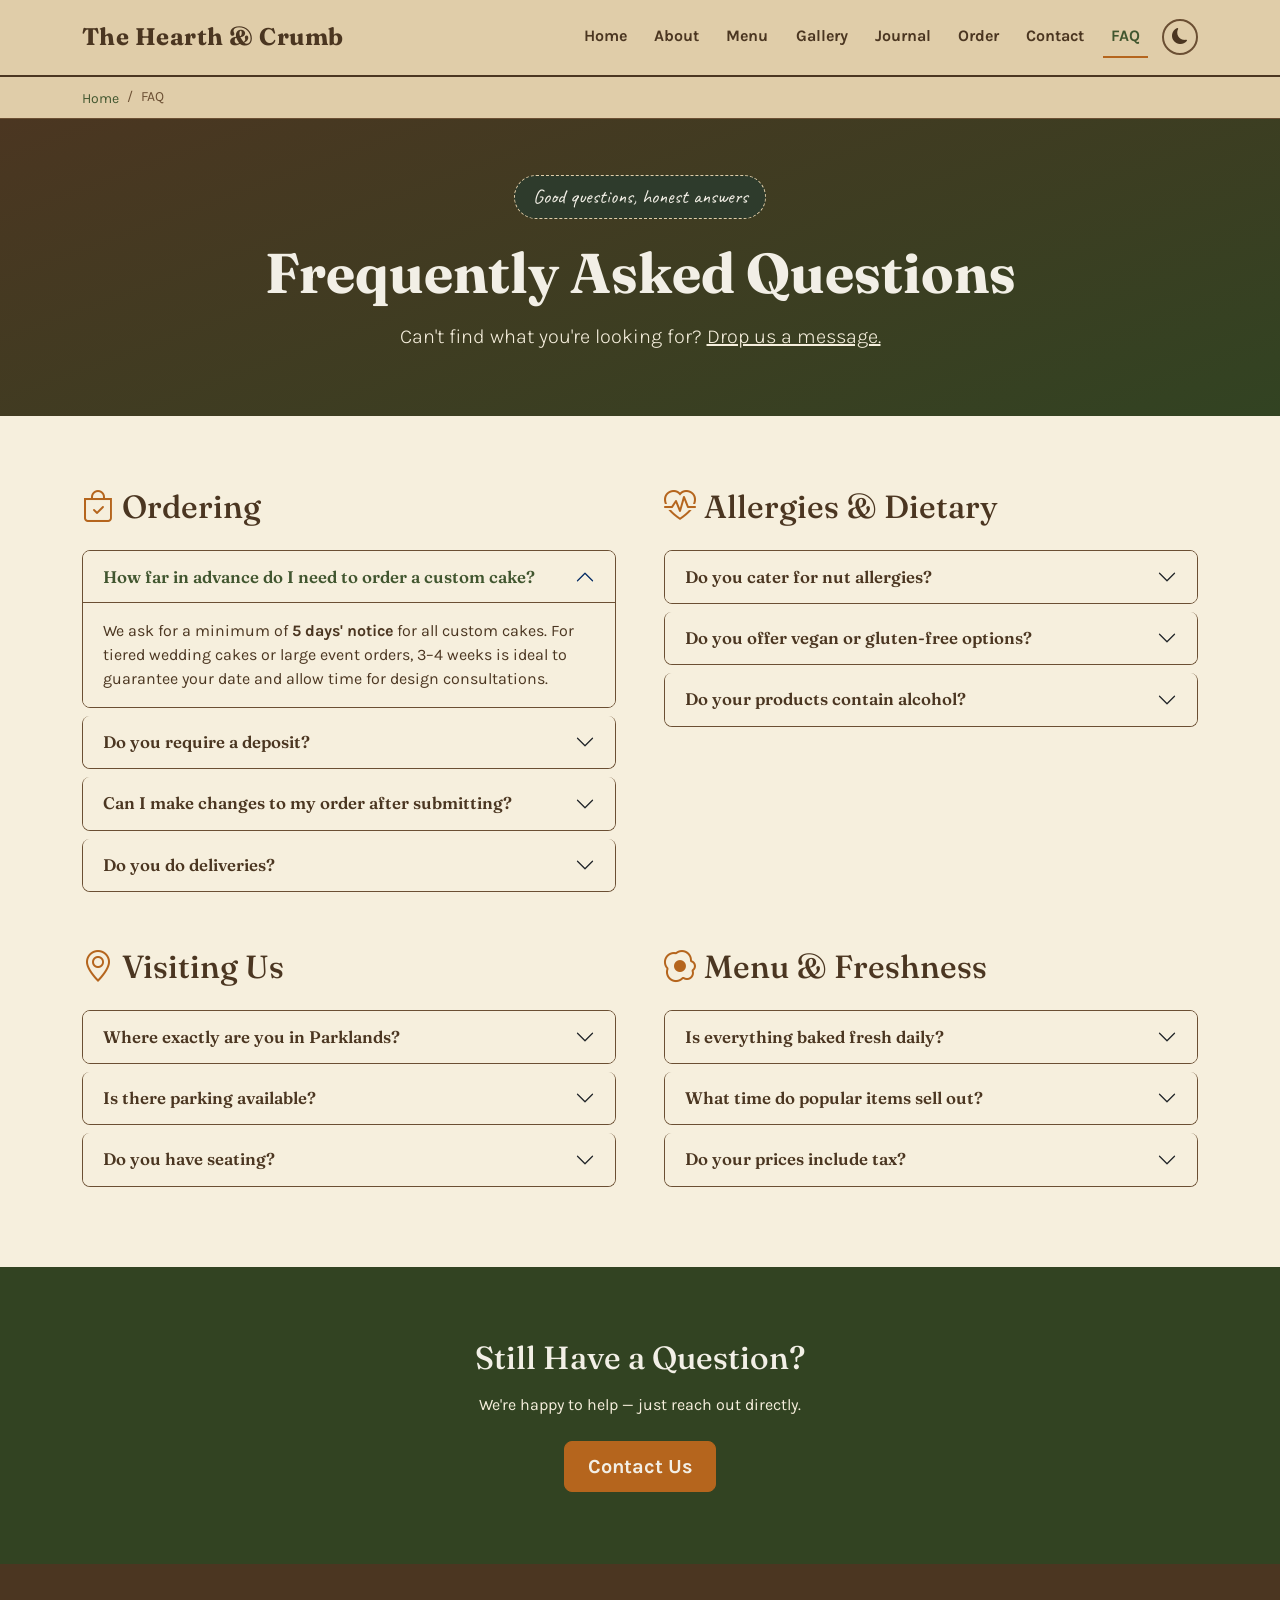
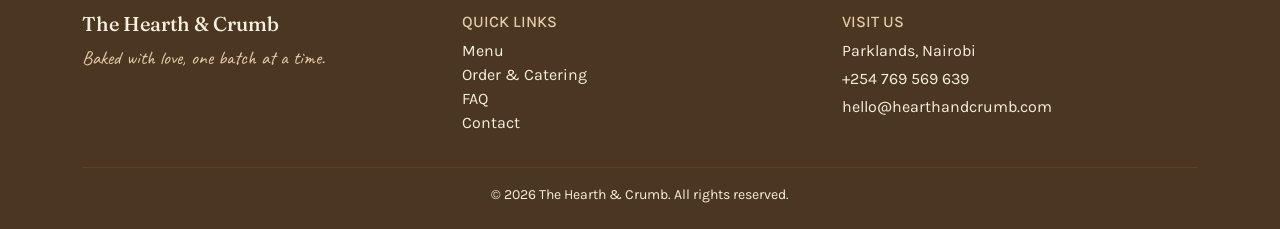
<file: faq.html>
<!DOCTYPE html>
<html lang="en">
<head>
  <meta charset="UTF-8">
  <meta name="viewport" content="width=device-width, initial-scale=1.0">
  <meta name="description" content="Frequently asked questions about ordering, allergies, visiting The Hearth & Crumb, and what's on the menu in Parklands, Nairobi.">
  <title>FAQ | The Hearth & Crumb</title>
  <link href="https://cdn.jsdelivr.net/npm/bootstrap@5.3.8/dist/css/bootstrap.min.css" rel="stylesheet" integrity="sha384-sRIl4kxILFvY47J16cr9ZwB07vP4J8+LH7qKQnuqkuIAvNWLzeN8tE5YBujZqJLB" crossorigin="anonymous">
  <link rel="stylesheet" href="https://cdn.jsdelivr.net/npm/bootstrap-icons@1.11.3/font/bootstrap-icons.css" integrity="sha384-+gX4w7RS2RnVzH12Q2M4s8Je+PUPs8IB21C3Xfzrj6H0Fx2Z6dY57oPzYGg4tV6A" crossorigin="anonymous">
  <link rel="stylesheet" href="css/style.css">
</head>
<body>

  <!-- ===== Navbar ===== -->
  <nav class="navbar navbar-expand-lg sticky-top" aria-label="Main navigation">
    <div class="container">
      <a class="navbar-brand" href="index.html">The Hearth &amp; Crumb</a>
      <button class="navbar-toggler" type="button" data-bs-toggle="collapse" data-bs-target="#mainNav" aria-controls="mainNav" aria-expanded="false" aria-label="Toggle navigation">
        <span class="navbar-toggler-icon"></span>
      </button>
      <div class="collapse navbar-collapse" id="mainNav">
        <ul class="navbar-nav ms-auto mb-2 mb-lg-0 text-center">
          <li class="nav-item"><a class="nav-link" href="index.html">Home</a></li>
          <li class="nav-item"><a class="nav-link" href="about.html">About</a></li>
          <li class="nav-item"><a class="nav-link" href="menu.html">Menu</a></li>
          <li class="nav-item"><a class="nav-link" href="gallery.html">Gallery</a></li>
          <li class="nav-item"><a class="nav-link" href="journal.html">Journal</a></li>
          <li class="nav-item"><a class="nav-link" href="order.html">Order</a></li>
          <li class="nav-item"><a class="nav-link" href="contact.html">Contact</a></li>
          <li class="nav-item"><a class="nav-link active" aria-current="page" href="faq.html">FAQ</a></li>
        </ul>
          <button id="themeToggle" aria-label="Switch to dark mode">
            <i id="themeIcon" class="bi bi-moon-fill"></i>
          </button>
      </div>
    </div>
  </nav>
  <!-- Breadcrumb -->
<div class="breadcrumb-wrap">
  <div class="container">
    <nav aria-label="breadcrumb">
      <ol class="breadcrumb mb-0">
        <li class="breadcrumb-item"><a href="index.html">Home</a></li>
        <li class="breadcrumb-item active" aria-current="page">FAQ</li>
      </ol>
    </nav>
  </div>
</div>

  <!-- ===== Banner ===== -->
  <header class="hero hero-sm text-center">
    <div class="container">
      <span class="hero-tag">Good questions, honest answers</span>
      <h1 class="mb-3">Frequently Asked Questions</h1>
      <p class="lead mb-0">Can't find what you're looking for? <a href="contact.html" class="text-decoration-underline" style="color: var(--kraft-light);">Drop us a message.</a></p>
    </div>
  </header>

  <!-- ===== FAQ sections ===== -->
  <section class="section-kraft">
    <div class="container">
      <div class="row g-5">

        <!-- Ordering -->
        <div class="col-lg-6">
          <h2 class="mb-4"><i class="bi bi-bag-check me-2" style="color:var(--copper)"></i>Ordering</h2>
          <div class="accordion" id="faqOrdering">

            <div class="accordion-item">
              <h3 class="accordion-header">
                <button class="accordion-button" type="button" data-bs-toggle="collapse" data-bs-target="#faq-o1" aria-expanded="true" aria-controls="faq-o1">
                  How far in advance do I need to order a custom cake?
                </button>
              </h3>
              <div id="faq-o1" class="accordion-collapse collapse show" data-bs-parent="#faqOrdering">
                <div class="accordion-body">
                  We ask for a minimum of <strong>5 days' notice</strong> for all custom cakes. For tiered wedding cakes or large event orders, 3–4 weeks is ideal to guarantee your date and allow time for design consultations.
                </div>
              </div>
            </div>

            <div class="accordion-item">
              <h3 class="accordion-header">
                <button class="accordion-button collapsed" type="button" data-bs-toggle="collapse" data-bs-target="#faq-o2" aria-expanded="false" aria-controls="faq-o2">
                  Do you require a deposit?
                </button>
              </h3>
              <div id="faq-o2" class="accordion-collapse collapse" data-bs-parent="#faqOrdering">
                <div class="accordion-body">
                  Yes — we take a <strong>50% deposit</strong> to secure your order, with the balance due on collection or delivery. Deposits are non-refundable for cancellations made within 48 hours of the collection date.
                </div>
              </div>
            </div>

            <div class="accordion-item">
              <h3 class="accordion-header">
                <button class="accordion-button collapsed" type="button" data-bs-toggle="collapse" data-bs-target="#faq-o3" aria-expanded="false" aria-controls="faq-o3">
                  Can I make changes to my order after submitting?
                </button>
              </h3>
              <div id="faq-o3" class="accordion-collapse collapse" data-bs-parent="#faqOrdering">
                <div class="accordion-body">
                  Minor changes (message on the cake, flavour swap) are usually fine up to 3 days before your date. Major changes like size or tier count may not be possible if baking has already started — contact us as early as you can.
                </div>
              </div>
            </div>

            <div class="accordion-item">
              <h3 class="accordion-header">
                <button class="accordion-button collapsed" type="button" data-bs-toggle="collapse" data-bs-target="#faq-o4" aria-expanded="false" aria-controls="faq-o4">
                  Do you do deliveries?
                </button>
              </h3>
              <div id="faq-o4" class="accordion-collapse collapse" data-bs-parent="#faqOrdering">
                <div class="accordion-body">
                  We offer delivery within Nairobi for orders above 5,000 KSh. Delivery is charged at a flat rate depending on your location. Contact us for a quote when placing your order.
                </div>
              </div>
            </div>

          </div>
        </div>

        <!-- Allergies & Dietary -->
        <div class="col-lg-6">
          <h2 class="mb-4"><i class="bi bi-heart-pulse me-2" style="color:var(--copper)"></i>Allergies &amp; Dietary</h2>
          <div class="accordion" id="faqDietary">

            <div class="accordion-item">
              <h3 class="accordion-header">
                <button class="accordion-button collapsed" type="button" data-bs-toggle="collapse" data-bs-target="#faq-d1" aria-expanded="false" aria-controls="faq-d1">
                  Do you cater for nut allergies?
                </button>
              </h3>
              <div id="faq-d1" class="accordion-collapse collapse" data-bs-parent="#faqDietary">
                <div class="accordion-body">
                  Our kitchen handles nuts regularly. We can bake nut-free products on request, but we cannot guarantee a fully nut-free environment. Please inform us of any severe allergies when ordering so we can advise appropriately.
                </div>
              </div>
            </div>

            <div class="accordion-item">
              <h3 class="accordion-header">
                <button class="accordion-button collapsed" type="button" data-bs-toggle="collapse" data-bs-target="#faq-d2" aria-expanded="false" aria-controls="faq-d2">
                  Do you offer vegan or gluten-free options?
                </button>
              </h3>
              <div id="faq-d2" class="accordion-collapse collapse" data-bs-parent="#faqDietary">
                <div class="accordion-body">
                  Yes — we have <strong>vegan</strong> versions of several cakes and cupcakes, and <strong>gluten-free</strong> options for most of our cake menu. These need to be requested at the time of ordering. Walk-in gluten-free options vary daily, so call ahead.
                </div>
              </div>
            </div>

            <div class="accordion-item">
              <h3 class="accordion-header">
                <button class="accordion-button collapsed" type="button" data-bs-toggle="collapse" data-bs-target="#faq-d3" aria-expanded="false" aria-controls="faq-d3">
                  Do your products contain alcohol?
                </button>
              </h3>
              <div id="faq-d3" class="accordion-collapse collapse" data-bs-parent="#faqDietary">
                <div class="accordion-body">
                  A small number of our specialty cakes use liqueur-based glazes or fruit soaks. These are always clearly labelled in-store and noted on the menu. We can make any recipe alcohol-free on request.
                </div>
              </div>
            </div>

          </div>
        </div>

        <!-- Visiting -->
        <div class="col-lg-6">
          <h2 class="mb-4"><i class="bi bi-geo-alt me-2" style="color:var(--copper)"></i>Visiting Us</h2>
          <div class="accordion" id="faqVisit">

            <div class="accordion-item">
              <h3 class="accordion-header">
                <button class="accordion-button collapsed" type="button" data-bs-toggle="collapse" data-bs-target="#faq-v1" aria-expanded="false" aria-controls="faq-v1">
                  Where exactly are you in Parklands?
                </button>
              </h3>
              <div id="faq-v1" class="accordion-collapse collapse" data-bs-parent="#faqVisit">
                <div class="accordion-body">
                  We're on the ground floor of the Maple Court building, along 3rd Parklands Avenue. Look for the brown awning and the chalk board outside. <a href="contact.html">See our Contact page</a> for directions.
                </div>
              </div>
            </div>

            <div class="accordion-item">
              <h3 class="accordion-header">
                <button class="accordion-button collapsed" type="button" data-bs-toggle="collapse" data-bs-target="#faq-v2" aria-expanded="false" aria-controls="faq-v2">
                  Is there parking available?
                </button>
              </h3>
              <div id="faq-v2" class="accordion-collapse collapse" data-bs-parent="#faqVisit">
                <div class="accordion-body">
                  There's street parking on 3rd Parklands Avenue, and a paid parking yard one block away. On weekend mornings it fills up early, so we recommend arriving before 9am or coming on foot if you're nearby.
                </div>
              </div>
            </div>

            <div class="accordion-item">
              <h3 class="accordion-header">
                <button class="accordion-button collapsed" type="button" data-bs-toggle="collapse" data-bs-target="#faq-v3" aria-expanded="false" aria-controls="faq-v3">
                  Do you have seating?
                </button>
              </h3>
              <div id="faq-v3" class="accordion-collapse collapse" data-bs-parent="#faqVisit">
                <div class="accordion-body">
                  We have seating for about 20 inside and 8 outside on the pavement. It fills up quickly on weekend mornings. We don't take reservations for café seating — it's first-come, first-served.
                </div>
              </div>
            </div>

          </div>
        </div>

        <!-- Menu & Freshness -->
        <div class="col-lg-6">
          <h2 class="mb-4"><i class="bi bi-egg-fried me-2" style="color:var(--copper)"></i>Menu &amp; Freshness</h2>
          <div class="accordion" id="faqMenu">

            <div class="accordion-item">
              <h3 class="accordion-header">
                <button class="accordion-button collapsed" type="button" data-bs-toggle="collapse" data-bs-target="#faq-m1" aria-expanded="false" aria-controls="faq-m1">
                  Is everything baked fresh daily?
                </button>
              </h3>
              <div id="faq-m1" class="accordion-collapse collapse" data-bs-parent="#faqMenu">
                <div class="accordion-body">
                  Yes. We bake all pastries, loaves, and cakes in-house every morning from scratch. We don't freeze finished products and we don't carry over stock overnight — whatever's left at closing is donated to a local food programme.
                </div>
              </div>
            </div>

            <div class="accordion-item">
              <h3 class="accordion-header">
                <button class="accordion-button collapsed" type="button" data-bs-toggle="collapse" data-bs-target="#faq-m2" aria-expanded="false" aria-controls="faq-m2">
                  What time do popular items sell out?
                </button>
              </h3>
              <div id="faq-m2" class="accordion-collapse collapse" data-bs-parent="#faqMenu">
                <div class="accordion-body">
                  Cinnamon buns are usually gone by <strong>9am</strong> on weekends. Sourdough loaves by noon most days. If there's something specific you want, call ahead the morning of and we'll set it aside for you until 11am.
                </div>
              </div>
            </div>

            <div class="accordion-item">
              <h3 class="accordion-header">
                <button class="accordion-button collapsed" type="button" data-bs-toggle="collapse" data-bs-target="#faq-m3" aria-expanded="false" aria-controls="faq-m3">
                  Do your prices include tax?
                </button>
              </h3>
              <div id="faq-m3" class="accordion-collapse collapse" data-bs-parent="#faqMenu">
                <div class="accordion-body">
                  All prices shown on the menu are inclusive of VAT. No surprises at the counter.
                </div>
              </div>
            </div>

          </div>
        </div>

      </div>
    </div>
  </section>

  <!-- ===== Still have questions ===== -->
  <section class="section-visit text-center">
    <div class="container">
      <h2 class="mb-3">Still Have a Question?</h2>
      <p class="mb-4" style="color: var(--kraft-light);">We're happy to help — just reach out directly.</p>
      <a href="contact.html" class="btn btn-copper btn-lg">Contact Us</a>
    </div>
  </section>

  <!-- ===== Footer ===== -->
  <footer class="site-footer">
    <div class="container">
      <div class="row g-4">
        <div class="col-md-4">
          <h5 class="font-display" style="color: var(--kraft-light);">The Hearth &amp; Crumb</h5>
          <p class="footer-tag">Baked with love, one batch at a time.</p>
        </div>
        <div class="col-md-4">
          <h6 class="text-uppercase" style="color: var(--kraft);">Quick Links</h6>
          <ul class="list-unstyled">
            <li><a href="menu.html">Menu</a></li>
            <li><a href="order.html">Order &amp; Catering</a></li>
            <li><a href="faq.html">FAQ</a></li>
            <li><a href="contact.html">Contact</a></li>
          </ul>
        </div>
        <div class="col-md-4">
          <h6 class="text-uppercase" style="color: var(--kraft);">Visit Us</h6>
          <p class="mb-1">Parklands, Nairobi</p>
          <p class="mb-1">+254 769 569 639</p>
          <p class="mb-0">hello@hearthandcrumb.com</p>
        </div>
      </div>
      <hr>
      <p class="text-center mb-0 small">&copy; <span id="current-year"></span> The Hearth &amp; Crumb. All rights reserved.</p>
    </div>
  </footer>

  <script src="https://cdn.jsdelivr.net/npm/bootstrap@5.3.8/dist/js/bootstrap.bundle.min.js" integrity="sha384-FKyoEForCGlyvwx9Hj09JcYn3nv7wiPVlz7YYwJrWVcXK/BmnVDxM+D2scQbITxI" crossorigin="anonymous"></script>
  <script src="js/main.js"></script>
</body>
</html>
</file>
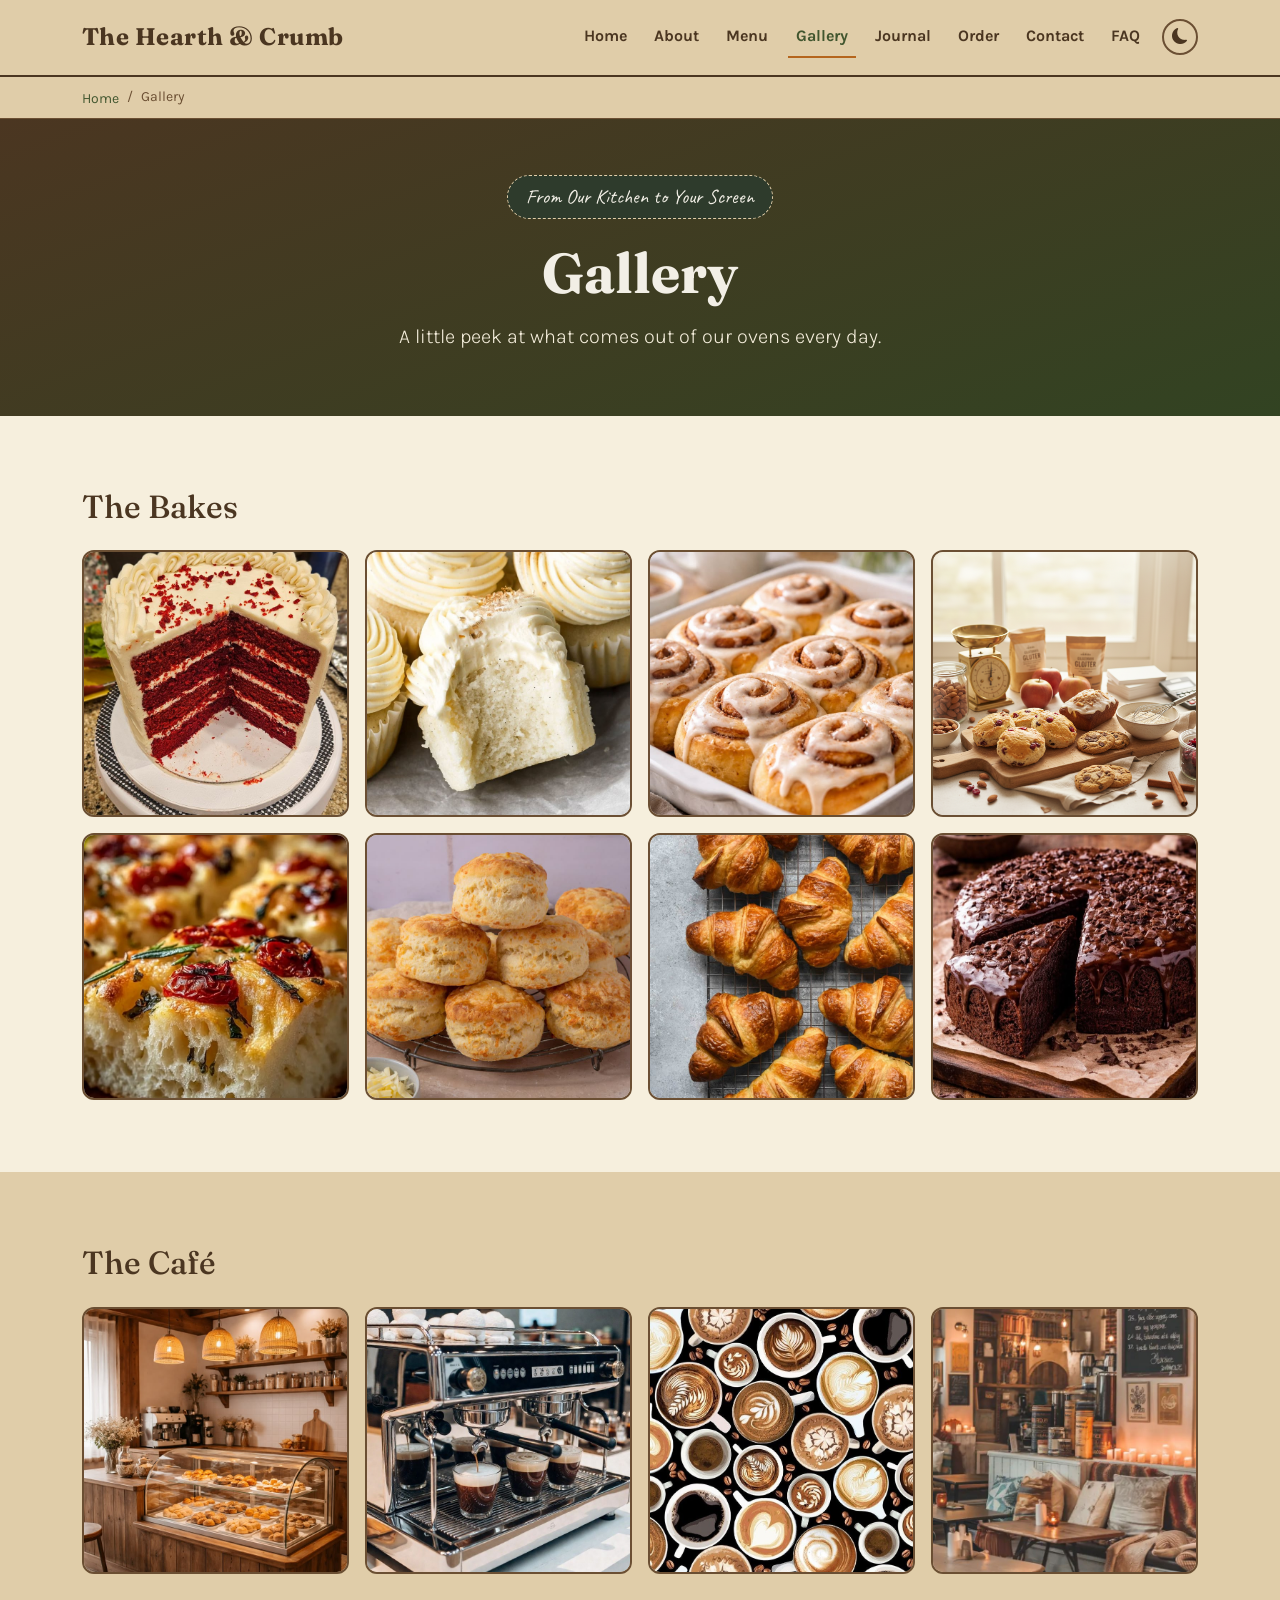
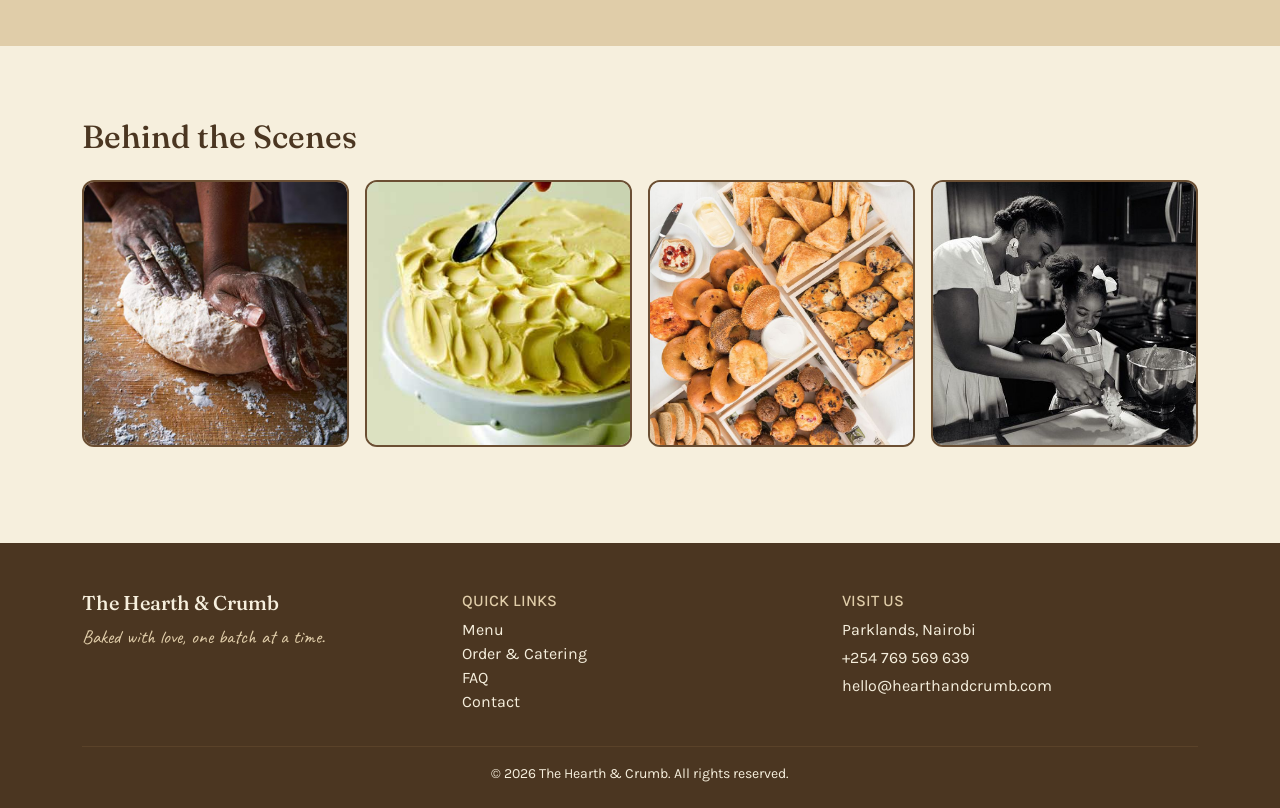
<file: gallery.html>
<!DOCTYPE html>
<html lang="en">
<head>
  <meta charset="UTF-8">
  <meta name="viewport" content="width=device-width, initial-scale=1.0">
  <meta name="description" content="A photo gallery of treats, café moments, and behind-the-scenes baking from The Hearth & Crumb in Parklands, Nairobi.">
  <title>Gallery | The Hearth & Crumb</title>
  <link href="https://cdn.jsdelivr.net/npm/bootstrap@5.3.8/dist/css/bootstrap.min.css" rel="stylesheet" integrity="sha384-sRIl4kxILFvY47J16cr9ZwB07vP4J8+LH7qKQnuqkuIAvNWLzeN8tE5YBujZqJLB" crossorigin="anonymous">
  <link rel="stylesheet" href="https://cdn.jsdelivr.net/npm/bootstrap-icons@1.11.3/font/bootstrap-icons.css" integrity="sha384-+gX4w7RS2RnVzH12Q2M4s8Je+PUPs8IB21C3Xfzrj6H0Fx2Z6dY57oPzYGg4tV6A" crossorigin="anonymous">
  <link rel="stylesheet" href="css/style.css">
</head>
<body>

  <!-- ===== Navbar ===== -->
  <nav class="navbar navbar-expand-lg sticky-top" aria-label="Primary navigation">
    <div class="container">
      <a class="navbar-brand" href="index.html">The Hearth &amp; Crumb</a>
      <button class="navbar-toggler" type="button" data-bs-toggle="collapse" data-bs-target="#mainNav" aria-controls="mainNav" aria-expanded="false" aria-label="Toggle navigation">
        <span class="navbar-toggler-icon"></span>
      </button>
      <div class="collapse navbar-collapse" id="mainNav">
        <ul class="navbar-nav ms-auto mb-2 mb-lg-0 text-center">
          <li class="nav-item"><a class="nav-link" href="index.html">Home</a></li>
          <li class="nav-item"><a class="nav-link" href="about.html">About</a></li>
          <li class="nav-item"><a class="nav-link" href="menu.html">Menu</a></li>
          <li class="nav-item"><a class="nav-link active" aria-current="page" href="gallery.html">Gallery</a></li>
          <li class="nav-item"><a class="nav-link" href="journal.html">Journal</a></li>
          <li class="nav-item"><a class="nav-link" href="order.html">Order</a></li>
          <li class="nav-item"><a class="nav-link" href="contact.html">Contact</a></li>
          <li class="nav-item"><a class="nav-link" href="faq.html">FAQ</a></li>
        </ul>
          <button id="themeToggle" aria-label="Switch to dark mode">
            <i id="themeIcon" class="bi bi-moon-fill"></i>
          </button>
      </div>
    </div>
  </nav>
  <!-- Breadcrumb -->
<div class="breadcrumb-wrap">
  <div class="container">
    <nav aria-label="breadcrumb">
      <ol class="breadcrumb mb-0">
        <li class="breadcrumb-item"><a href="index.html">Home</a></li>
        <li class="breadcrumb-item active" aria-current="page">Gallery</li>
      </ol>
    </nav>
  </div>
</div>

  <!-- ===== Banner ===== -->
  <header class="hero hero-sm text-center">
    <div class="container">
      <span class="hero-tag">From Our Kitchen to Your Screen</span>
      <h1 class="mb-3">Gallery</h1>
      <p class="lead mb-0">A little peek at what comes out of our ovens every day.</p>
    </div>
  </header>

  <!-- Treats gallery-->
  <section class="section-kraft">
    <div class="container">
      <h2 class="mb-4">The Bakes</h2>
      <div class="row g-3">
        <div class="col-6 col-md-4 col-lg-3">
          <img src="images/Red Velvet.jpg" alt="Red Velvet Layer Cake" class="gallery-img">
        </div>
        <div class="col-6 col-md-4 col-lg-3">
          <img src="images/Vanilla-bean-cupcakes.jpg" alt="Vanilla Bean Cupcakes" class="gallery-img">
        </div>
        <div class="col-6 col-md-4 col-lg-3">
          <img src="images/Cinnamon buns.jpg" alt="Cinnamon Morning Buns" class="gallery-img">
        </div>
        <div class="col-6 col-md-4 col-lg-3">
          <img src="images/BakedGoods.png" alt="A tray of fresh baked goods from the morning bake" class="gallery-img">
        </div>
        <div class="col-6 col-md-4 col-lg-3">
          <img src="images/Focaccia.jpg" alt="Freshly baked focaccia with herbs and olive oil" class="gallery-img">
        </div>
        <div class="col-6 col-md-4 col-lg-3">
          <img src="images/Scones.jpg" alt="Golden scones fresh from the oven" class="gallery-img">
        </div>
        <div class="col-6 col-md-4 col-lg-3">
          <img src="images/Croissants.jpg" alt="Buttery laminated croissants cooling on a rack" class="gallery-img">
        </div>
        <div class="col-6 col-md-4 col-lg-3">
          <img src="images/ChocolateCake.jpg" alt="A rich chocolate layer cake with ganache frosting" class="gallery-img">
        </div>
      </div>
    </div>
  </section>

  <!--Café gallery-->
  <section class="section-treats">
    <div class="container">
      <h2 class="mb-4">The Café</h2>
      <div class="row g-3">
        <div class="col-6 col-md-4 col-lg-3">
          <img src="images/Home Bkery.jpg" alt="Inside The Hearth & Crumb café" class="gallery-img">
        </div>
        <div class="col-6 col-md-4 col-lg-3">
          <img src="images/EspressoMachine.jpg" alt="The espresso machine behind the Hearth and Crumb counter" class="gallery-img">
        </div>
        <div class="col-6 col-md-4 col-lg-3">
          <img src="images/LatteArt.jpg" alt="A flat white with latte art on a wooden table" class="gallery-img">
        </div>
        <div class="col-6 col-md-4 col-lg-3">
          <img src="images/CozySeatingArea.jpg" alt="The cozy seating corner inside Hearth and Crumb café" class="gallery-img">
        </div>
      </div>
    </div>
  </section>

  <!--Behind the scenes-->
  <section class="section-kraft">
    <div class="container">
      <h2 class="mb-4">Behind the Scenes</h2>
      <div class="row g-3">
        <div class="col-6 col-md-4 col-lg-3">
          <img src="images/DoughBeingShaped.jpg" alt="Hands shaping dough on a floured surface" class="gallery-img">
        </div>
        <div class="col-6 col-md-4 col-lg-3">
          <img src="images/CakeBeingFrosted.jpg" alt="A cake being frosted with cream cheese buttercream" class="gallery-img">
        </div>
        <div class="col-6 col-md-4 col-lg-3">
          <img src="images/MorningBakeTray.jpg" alt="The first tray of the morning coming out of the oven" class="gallery-img">
        </div>
        <div class="col-6 col-md-4 col-lg-3">
          <img src="images/AddieAndMumBaking.jpg" alt="Adelight and her mother baking together in the kitchen" class="gallery-img">
        </div>
      </div>
      <p class="text-center mt-4 small" style="color: var(--walnut-soft);"></p>
    </div>
  </section>

  <!--Footer-->
  <footer class="site-footer">
    <div class="container">
      <div class="row g-4">
        <div class="col-md-4">
          <h5 class="font-display" style="color: var(--kraft-light);">The Hearth &amp; Crumb</h5>
          <p class="footer-tag">Baked with love, one batch at a time.</p>
        </div>
        <div class="col-md-4">
          <h6 class="text-uppercase" style="color: var(--kraft);">Quick Links</h6>
          <ul class="list-unstyled">
            <li><a href="menu.html">Menu</a></li>
            <li><a href="order.html">Order &amp; Catering</a></li>
            <li><a href="faq.html">FAQ</a></li>
            <li><a href="contact.html">Contact</a></li>
          </ul>
        </div>
        <div class="col-md-4">
          <h6 class="text-uppercase" style="color: var(--kraft);">Visit Us</h6>
          <p class="mb-1">Parklands, Nairobi</p>
          <p class="mb-1">+254 769 569 639</p>
          <p class="mb-0">hello@hearthandcrumb.com</p>
        </div>
      </div>
      <hr>
      <p class="text-center mb-0 small">&copy; <span id="current-year"></span> The Hearth &amp; Crumb. All rights reserved.</p>
    </div>
  </footer>

  <script src="https://cdn.jsdelivr.net/npm/bootstrap@5.3.8/dist/js/bootstrap.bundle.min.js" integrity="sha384-FKyoEForCGlyvwx9Hj09JcYn3nv7wiPVlz7YYwJrWVcXK/BmnVDxM+D2scQbITxI" crossorigin="anonymous"></script>
  <script src="js/main.js"></script>
</body>
</html>
</file>
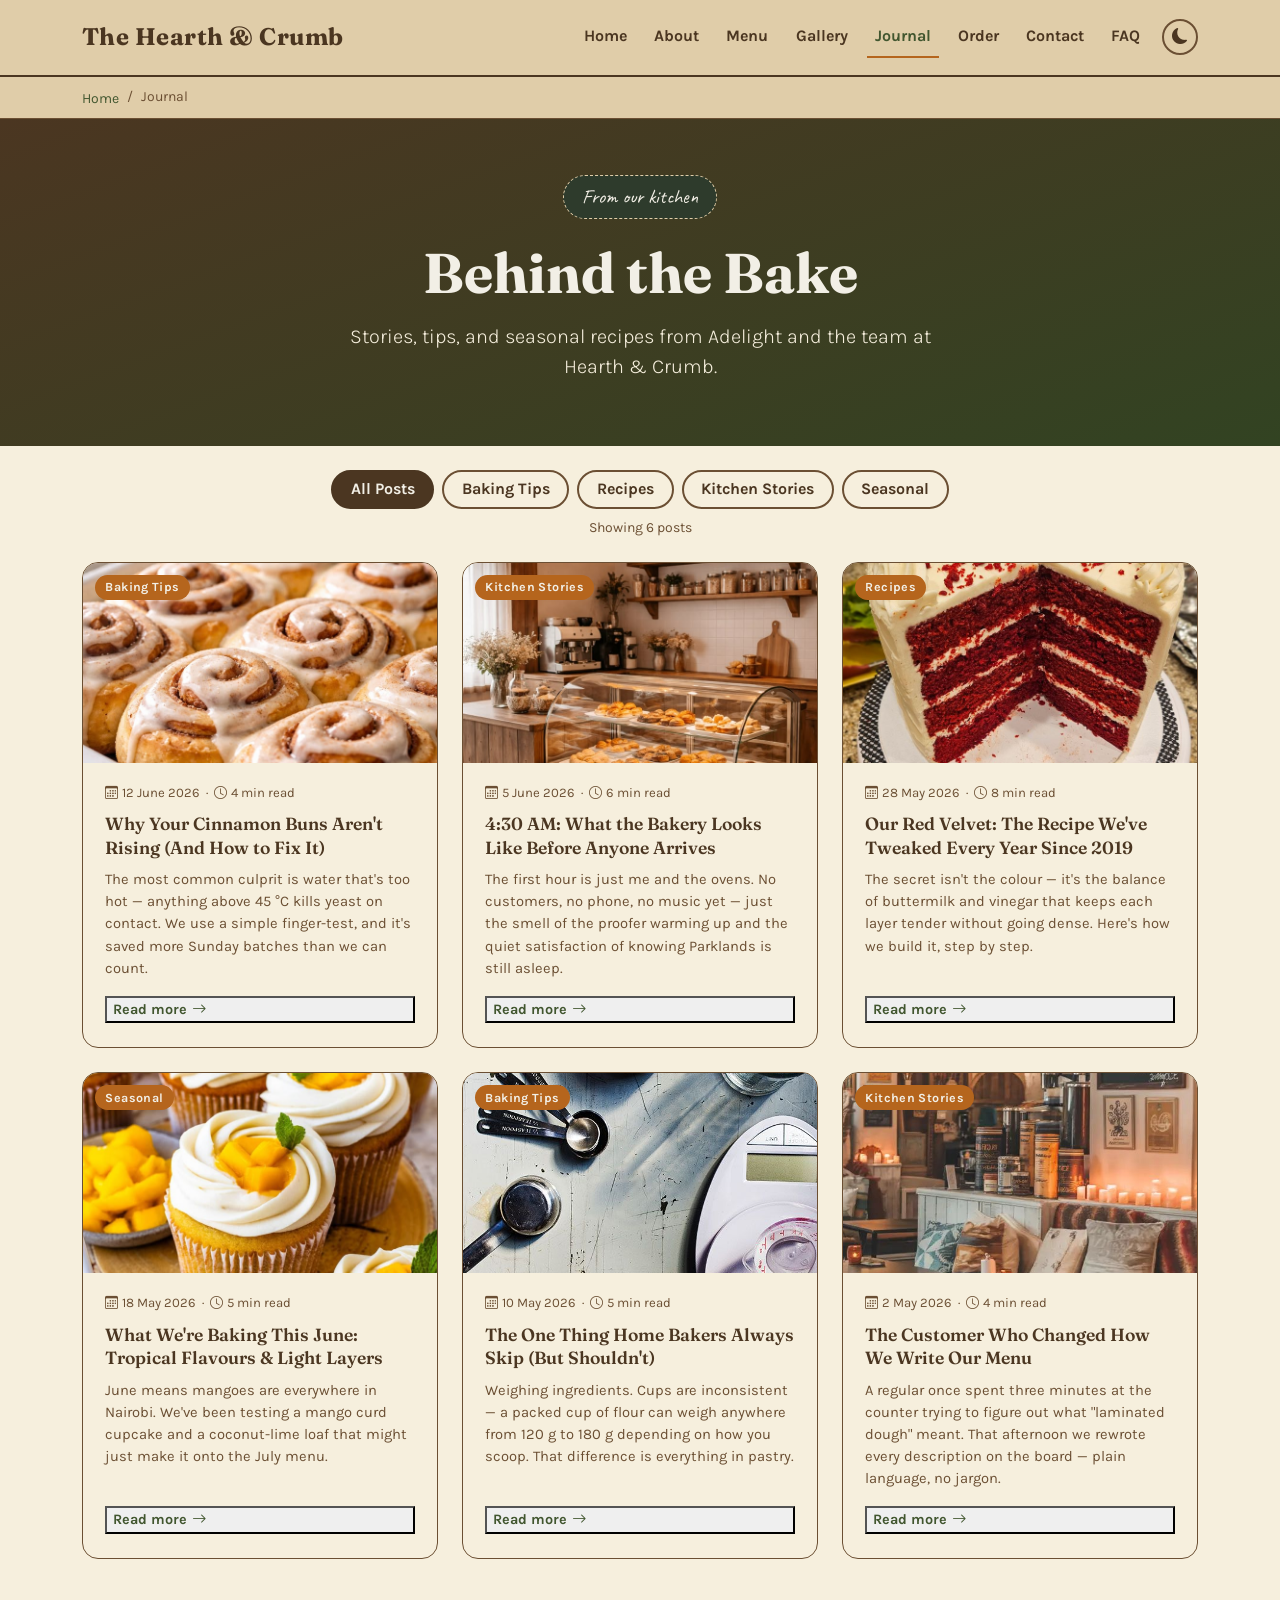
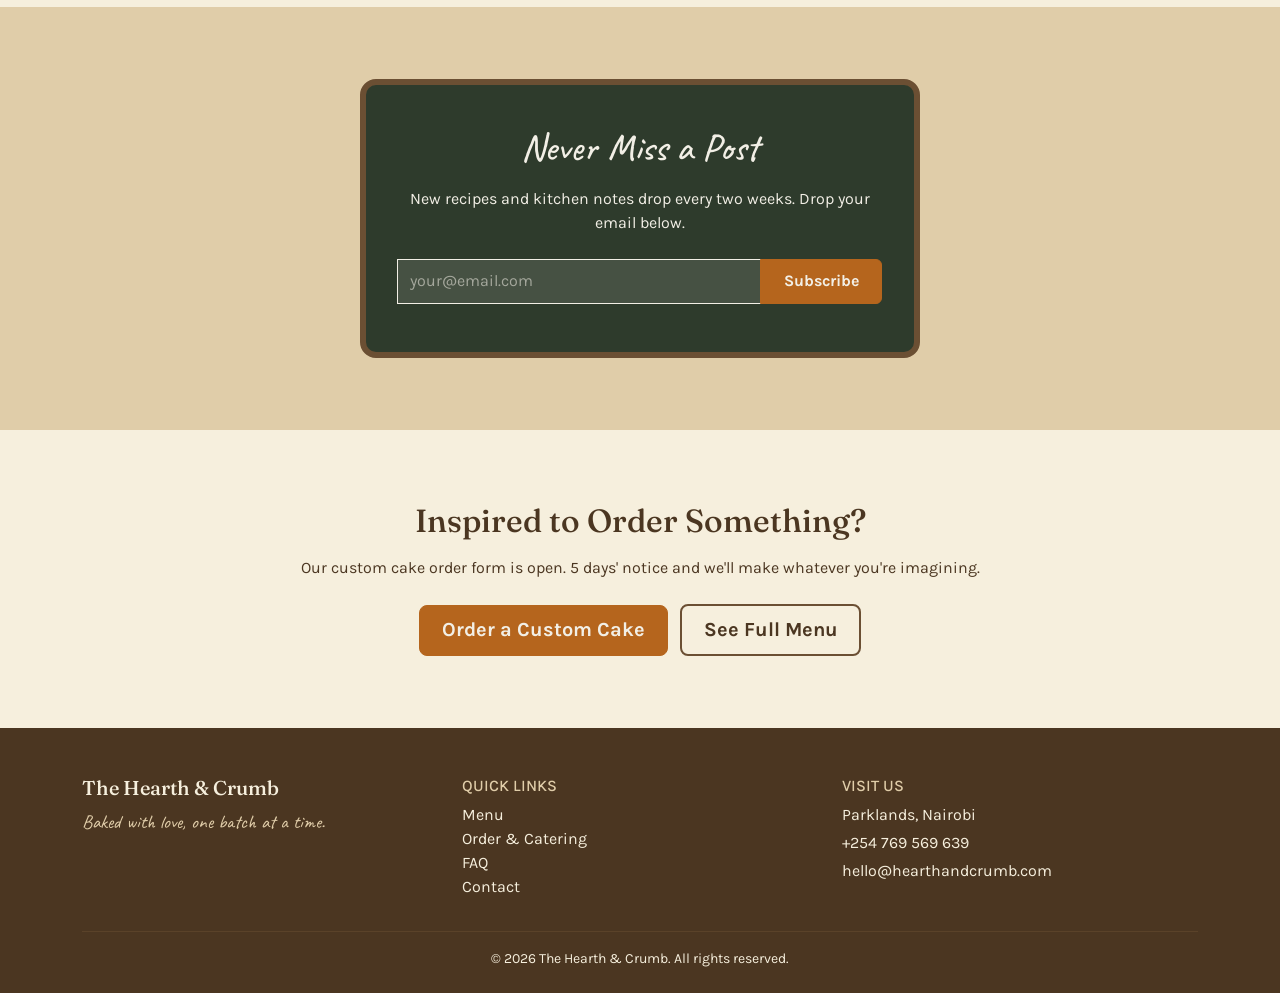
<file: journal.html>
<!DOCTYPE html>
<html lang="en">
<head>
  <meta charset="UTF-8">
  <meta name="viewport" content="width=device-width, initial-scale=1.0">
  <meta name="description" content="Behind the Bake — the Hearth & Crumb journal. Baking tips, seasonal recipes, and stories from our kitchen in Parklands, Nairobi.">
  <title>Journal | The Hearth &amp; Crumb</title>
  <link href="https://cdn.jsdelivr.net/npm/bootstrap@5.3.8/dist/css/bootstrap.min.css" rel="stylesheet" integrity="sha384-sRIl4kxILFvY47J16cr9ZwB07vP4J8+LH7qKQnuqkuIAvNWLzeN8tE5YBujZqJLB" crossorigin="anonymous">
  <link rel="stylesheet" href="https://cdn.jsdelivr.net/npm/bootstrap-icons@1.11.3/font/bootstrap-icons.css" integrity="sha384-+gX4w7RS2RnVzH12Q2M4s8Je+PUPs8IB21C3Xfzrj6H0Fx2Z6dY57oPzYGg4tV6A" crossorigin="anonymous">
  <link rel="stylesheet" href="css/style.css">
</head>
<body>

  <!-- ===== Navbar ===== -->
  <nav class="navbar navbar-expand-lg sticky-top" aria-label="Main navigation">
    <div class="container">
      <a class="navbar-brand" href="index.html">The Hearth &amp; Crumb</a>
      <button class="navbar-toggler" type="button" data-bs-toggle="collapse" data-bs-target="#mainNav" aria-controls="mainNav" aria-expanded="false" aria-label="Toggle navigation">
        <span class="navbar-toggler-icon"></span>
      </button>
      <div class="collapse navbar-collapse" id="mainNav">
        <ul class="navbar-nav ms-auto mb-2 mb-lg-0 text-center">
          <li class="nav-item"><a class="nav-link" href="index.html">Home</a></li>
          <li class="nav-item"><a class="nav-link" href="about.html">About</a></li>
          <li class="nav-item"><a class="nav-link" href="menu.html">Menu</a></li>
          <li class="nav-item"><a class="nav-link" href="gallery.html">Gallery</a></li>
          <li class="nav-item"><a class="nav-link active" aria-current="page" href="journal.html">Journal</a></li>
          <li class="nav-item"><a class="nav-link" href="order.html">Order</a></li>
          <li class="nav-item"><a class="nav-link" href="contact.html">Contact</a></li>
          <li class="nav-item"><a class="nav-link" href="faq.html">FAQ</a></li>
        </ul>
        <button id="themeToggle" aria-label="Switch to dark mode">
          <i id="themeIcon" class="bi bi-moon-fill"></i>
        </button>
      </div>
    </div>
  </nav>
  <!-- Breadcrumb -->
<div class="breadcrumb-wrap">
  <div class="container">
    <nav aria-label="breadcrumb">
      <ol class="breadcrumb mb-0">
        <li class="breadcrumb-item"><a href="index.html">Home</a></li>
        <li class="breadcrumb-item active" aria-current="page">Journal</li>
      </ol>
    </nav>
  </div>
</div>

  <!-- ===== Hero ===== -->
  <header class="hero hero-sm text-center">
    <div class="container">
      <span class="hero-tag">From our kitchen</span>
      <h1 class="mb-3">Behind the Bake</h1>
      <p class="lead mb-0">Stories, tips, and seasonal recipes from Adelight and the team at Hearth &amp; Crumb.</p>
    </div>
  </header>

  <!-- ===== Filter bar ===== -->
  <section class="section-kraft py-4">
    <div class="container">
      <fieldset class="d-flex flex-wrap justify-content-center gap-2 mb-2 border-0 p-0" id="journalFilters">
        <legend class="visually-hidden">Filter journal by category</legend>
        <button class="filter-btn active" data-filter="all">All Posts</button>
        <button class="filter-btn" data-filter="tips">Baking Tips</button>
        <button class="filter-btn" data-filter="recipes">Recipes</button>
        <button class="filter-btn" data-filter="stories">Kitchen Stories</button>
        <button class="filter-btn" data-filter="seasonal">Seasonal</button>
      </fieldset>
      <p class="text-center small mb-0" id="journalCount" style="color: var(--walnut-soft);"></p>
    </div>
  </section>

  <!-- ===== Journal grid ===== -->
  <section class="section-kraft pt-0 pb-5">
    <div class="container">
      <div class="row g-4" id="journalGrid">

        <!-- POST 1 -->
        <div class="col-md-6 col-lg-4 journal-post" data-category="tips">
          <article class="journal-card h-100">
            <div class="journal-card-img-wrap">
              <img src="images/Cinnamon buns.jpg" alt="Freshly baked cinnamon buns on a tray" class="journal-card-img">
              <span class="journal-tag">Baking Tips</span>
            </div>
            <div class="journal-card-body">
              <p class="journal-meta"><i class="bi bi-calendar3 me-1"></i>12 June 2026 &nbsp;·&nbsp; <i class="bi bi-clock me-1"></i>4 min read</p>
              <h2 class="journal-title">Why Your Cinnamon Buns Aren't Rising (And How to Fix It)</h2>
              <p class="journal-excerpt">The most common culprit is water that's too hot — anything above 45 °C kills yeast on contact. We use a simple finger-test, and it's saved more Sunday batches than we can count.</p>
              <button class="journal-read-more" data-post="post1">Read more <span class="visually-hidden">full post: Why your cinnamon buns aren't rising</span> <i class="bi bi-arrow-right"></i></button>
            </div>
          </article>
        </div>

        <!-- POST 2 -->
        <div class="col-md-6 col-lg-4 journal-post" data-category="stories">
          <article class="journal-card h-100">
            <div class="journal-card-img-wrap">
              <img src="images/Home Bkery.jpg" alt="Interior of Hearth and Crumb bakery at dawn" class="journal-card-img">
              <span class="journal-tag">Kitchen Stories</span>
            </div>
            <div class="journal-card-body">
              <p class="journal-meta"><i class="bi bi-calendar3 me-1"></i>5 June 2026 &nbsp;·&nbsp; <i class="bi bi-clock me-1"></i>6 min read</p>
              <h2 class="journal-title">4:30 AM: What the Bakery Looks Like Before Anyone Arrives</h2>
              <p class="journal-excerpt">The first hour is just me and the ovens. No customers, no phone, no music yet — just the smell of the proofer warming up and the quiet satisfaction of knowing Parklands is still asleep.</p>
              <button class="journal-read-more" data-post="post2">Read more <span class="visually-hidden">full post: 4:30 AM at the bakery</span> <i class="bi bi-arrow-right"></i></button>
            </div>
          </article>
        </div>

        <!-- POST 3 -->
        <div class="col-md-6 col-lg-4 journal-post" data-category="recipes">
          <article class="journal-card h-100">
            <div class="journal-card-img-wrap">
              <img src="images/Red Velvet.jpg" alt="Red velvet layer cake with cream cheese frosting" class="journal-card-img">
              <span class="journal-tag">Recipes</span>
            </div>
            <div class="journal-card-body">
              <p class="journal-meta"><i class="bi bi-calendar3 me-1"></i>28 May 2026 &nbsp;·&nbsp; <i class="bi bi-clock me-1"></i>8 min read</p>
              <h2 class="journal-title">Our Red Velvet: The Recipe We've Tweaked Every Year Since 2019</h2>
              <p class="journal-excerpt">The secret isn't the colour — it's the balance of buttermilk and vinegar that keeps each layer tender without going dense. Here's how we build it, step by step.</p>
              <button class="journal-read-more" data-post="post3">Read more <span class="visually-hidden">full post: Our red velvet recipe</span> <i class="bi bi-arrow-right"></i></button>
            </div>
          </article>
        </div>

        <!-- POST 4 -->
        <div class="col-md-6 col-lg-4 journal-post" data-category="seasonal">
          <article class="journal-card h-100">
            <div class="journal-card-img-wrap">
              <img src="images/MangoCupcakes.jpg" alt="Mango curd cupcakes with whipped cream cheese frosting" class="journal-card-img">
              <span class="journal-tag">Seasonal</span>
            </div>
            <div class="journal-card-body">
              <p class="journal-meta"><i class="bi bi-calendar3 me-1"></i>18 May 2026 &nbsp;·&nbsp; <i class="bi bi-clock me-1"></i>5 min read</p>
              <h2 class="journal-title">What We're Baking This June: Tropical Flavours &amp; Light Layers</h2>
              <p class="journal-excerpt">June means mangoes are everywhere in Nairobi. We've been testing a mango curd cupcake and a coconut-lime loaf that might just make it onto the July menu.</p>
              <button class="journal-read-more" data-post="post4">Read more <span class="visually-hidden">Read full post: What we're baking in June</span> <i class="bi bi-arrow-right"></i></button>
            </div>
          </article>
        </div>

        <!-- POST 5 -->
        <div class="col-md-6 col-lg-4 journal-post" data-category="tips">
          <article class="journal-card h-100">
            <div class="journal-card-img-wrap">
              <img src="images/WeighingScaleVSMeasuringCups.jpg" alt="A kitchen scale next to measuring cups showing the difference" class="journal-card-img">
              <span class="journal-tag">Baking Tips</span>
            </div>
            <div class="journal-card-body">
              <p class="journal-meta"><i class="bi bi-calendar3 me-1"></i>10 May 2026 &nbsp;·&nbsp; <i class="bi bi-clock me-1"></i>5 min read</p>
              <h2 class="journal-title">The One Thing Home Bakers Always Skip (But Shouldn't)</h2>
              <p class="journal-excerpt">Weighing ingredients. Cups are inconsistent — a packed cup of flour can weigh anywhere from 120 g to 180 g depending on how you scoop. That difference is everything in pastry.</p>
              <button class="journal-read-more" data-post="post5">Read more <span class="visually-hidden">about weighing vs measuring</span> <i class="bi bi-arrow-right"></i></button>
            </div>
          </article>
        </div>

        <!-- POST 6 -->
        <div class="col-md-6 col-lg-4 journal-post" data-category="stories">
          <article class="journal-card h-100">
            <div class="journal-card-img-wrap">
              <img src="images/CozySeatingArea.jpg" alt="The Hearth and Crumb café counter and seating area" class="journal-card-img">
              <span class="journal-tag">Kitchen Stories</span>
            </div>
            <div class="journal-card-body">
              <p class="journal-meta"><i class="bi bi-calendar3 me-1"></i>2 May 2026 &nbsp;·&nbsp; <i class="bi bi-clock me-1"></i>4 min read</p>
              <h2 class="journal-title">The Customer Who Changed How We Write Our Menu</h2>
              <p class="journal-excerpt">A regular once spent three minutes at the counter trying to figure out what "laminated dough" meant. That afternoon we rewrote every description on the board — plain language, no jargon.</p>
              <button class="journal-read-more" data-post="post6">Read more <span class="visually-hidden">about How a customer changed our menu</span> <i class="bi bi-arrow-right"></i></button>
            </div>
          </article>
        </div>

      </div><!-- /row -->
    </div>
  </section>

  <!-- ===== Post Modal ===== -->
  <dialog class="modal fade" id="postModal" tabindex="-1" aria-labelledby="postModalTitle" aria-modal="true">
    <div class="modal-dialog modal-lg modal-dialog-scrollable">
      <div class="modal-content journal-modal-content">
        <div class="modal-header journal-modal-header">
          <div>
            <span class="journal-tag journal-modal-tag" id="postModalTag"></span>
            <h2 class="modal-title journal-modal-title mt-2" id="postModalTitle">Post title</h2>
            <p class="journal-meta mb-0" id="postModalMeta"></p>
          </div>
          <button type="button" class="btn-close journal-modal-close" data-bs-dismiss="modal" aria-label="Close"></button>
        </div>
        <div class="modal-body journal-modal-body" id="postModalBody"></div>
        <div class="modal-footer journal-modal-footer">
          <a href="order.html" class="btn btn-copper btn-sm">Order a Custom Cake</a>
          <button type="button" class="btn btn-outline-secondary btn-sm" data-bs-dismiss="modal">Close</button>
        </div>
      </div>
    </div>
  </dialog>

  <!-- ===== Newsletter CTA ===== -->
  <section class="section-treats">
    <div class="container">
      <div class="chalkboard mx-auto text-center" style="max-width: 560px;">
        <h2>Never Miss a Post</h2>
        <p style="color: var(--chalk-white); margin-bottom: 1.5rem;">New recipes and kitchen notes drop every two weeks. Drop your email below.</p>
        <form id="newsletterForm" novalidate>
          <div class="input-group journal-newsletter-group">
            <label for="newsletter-email" class="visually-hidden">Your email address</label>
            <input type="email" id="newsletter-email" class="form-control" placeholder="your@email.com" required aria-required="true">
            <button class="btn btn-copper" type="submit">Subscribe</button>
          </div>
          <div id="newsletter-feedback" class="mt-2 small" aria-live="polite"></div>
        </form>
      </div>
    </div>
  </section>

  <!-- ===== CTA ===== -->
  <section class="section-kraft text-center">
    <div class="container">
      <h2 class="mb-3">Inspired to Order Something?</h2>
      <p class="mb-4">Our custom cake order form is open. 5 days' notice and we'll make whatever you're imagining.</p>
      <a href="order.html" class="btn btn-copper btn-lg me-2">Order a Custom Cake</a>
      <a href="menu.html" class="btn btn-outline-kraft btn-lg" style="border-color: var(--walnut-soft); color: var(--walnut);">See Full Menu</a>
    </div>
  </section>

  <!-- ===== Footer ===== -->
  <footer class="site-footer">
    <div class="container">
      <div class="row g-4">
        <div class="col-md-4">
          <h5 class="font-display" style="color: var(--kraft-light);">The Hearth &amp; Crumb</h5>
          <p class="footer-tag">Baked with love, one batch at a time.</p>
        </div>
        <div class="col-md-4">
          <h6 class="text-uppercase" style="color: var(--kraft);">Quick Links</h6>
          <ul class="list-unstyled">
            <li><a href="menu.html">Menu</a></li>
            <li><a href="order.html">Order &amp; Catering</a></li>
            <li><a href="faq.html">FAQ</a></li>
            <li><a href="contact.html">Contact</a></li>
          </ul>
        </div>
        <div class="col-md-4">
          <h6 class="text-uppercase" style="color: var(--kraft);">Visit Us</h6>
          <p class="mb-1">Parklands, Nairobi</p>
          <p class="mb-1">+254 769 569 639</p>
          <p class="mb-0">hello@hearthandcrumb.com</p>
        </div>
      </div>
      <hr>
      <p class="text-center mb-0 small">&copy; <span id="current-year"></span> The Hearth &amp; Crumb. All rights reserved.</p>
    </div>
  </footer>

  <script src="https://cdn.jsdelivr.net/npm/bootstrap@5.3.8/dist/js/bootstrap.bundle.min.js" integrity="sha384-FKyoEForCGlyvwx9Hj09JcYn3nv7wiPVlz7YYwJrWVcXK/BmnVDxM+D2scQbITxI" crossorigin="anonymous"></script>
  <script src="js/main.js"></script>
  <script src="js/journal.js"></script>
</body>
</html>
</file>
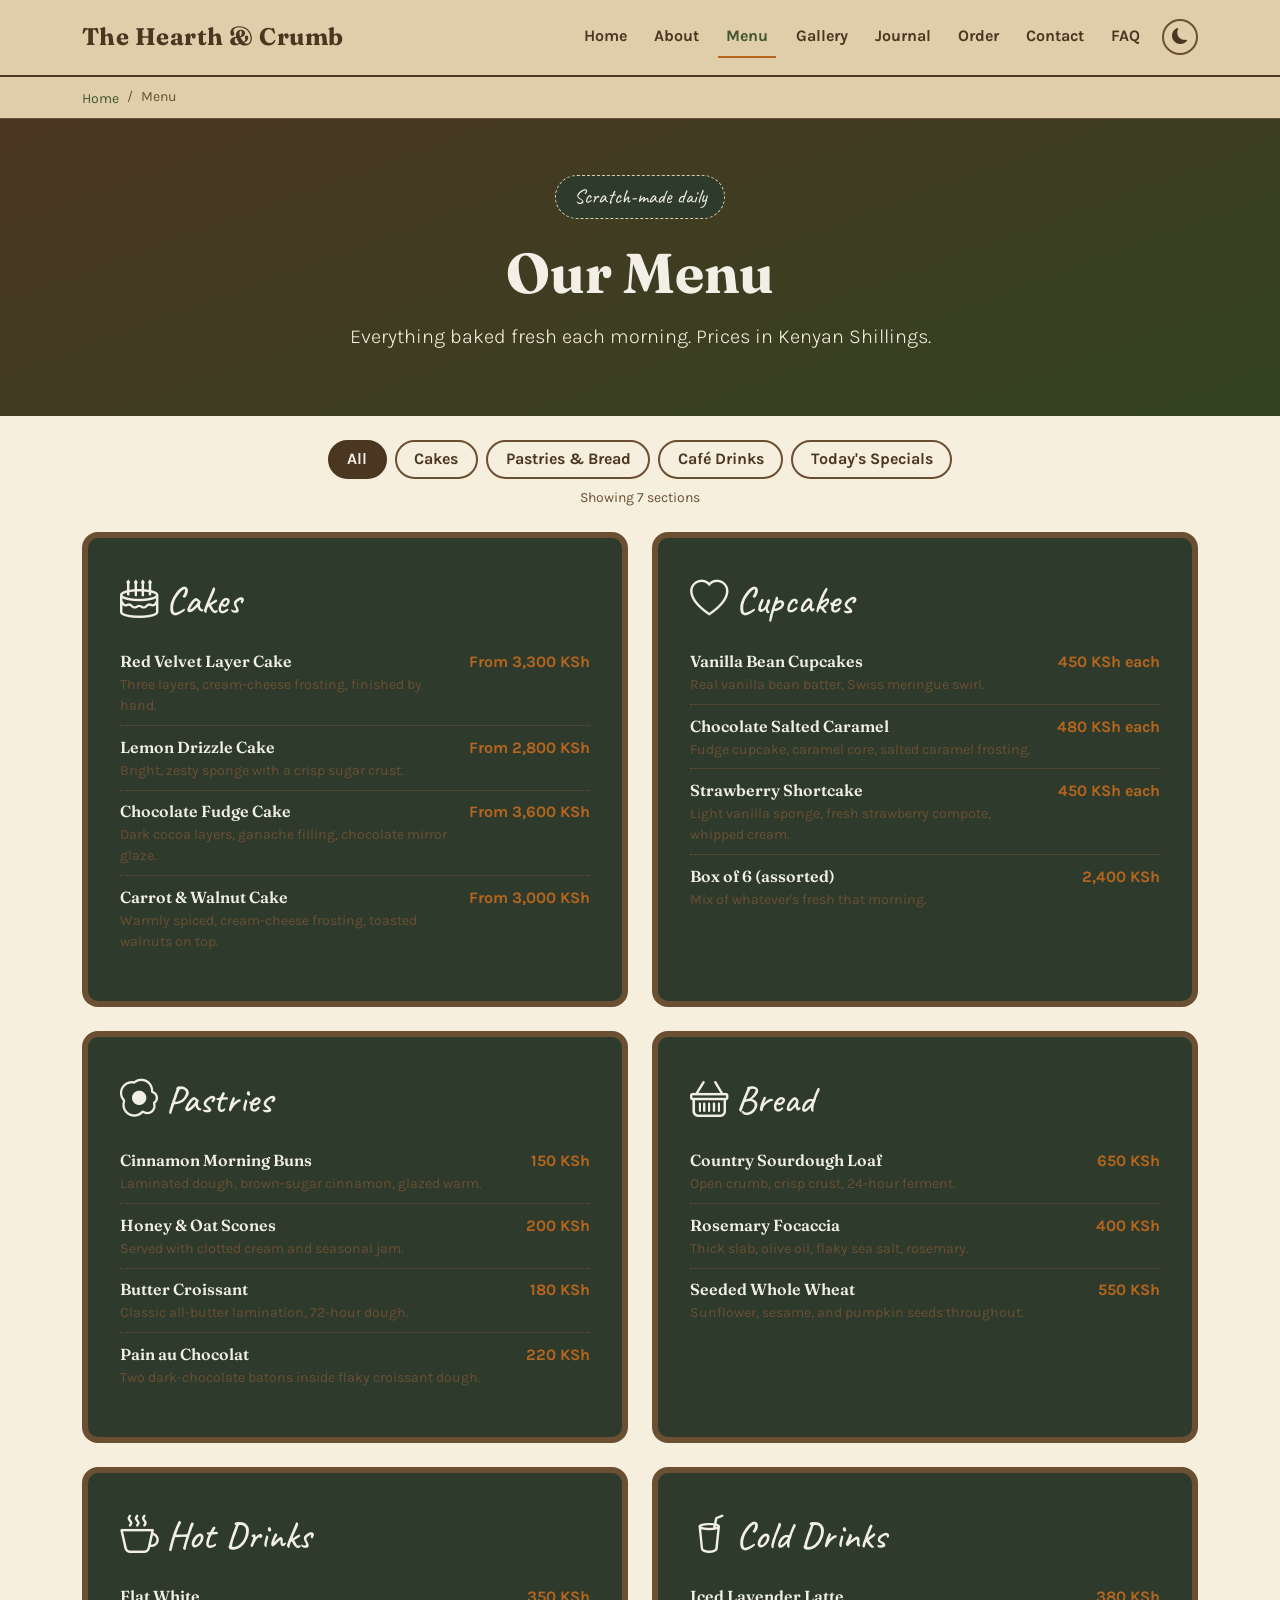
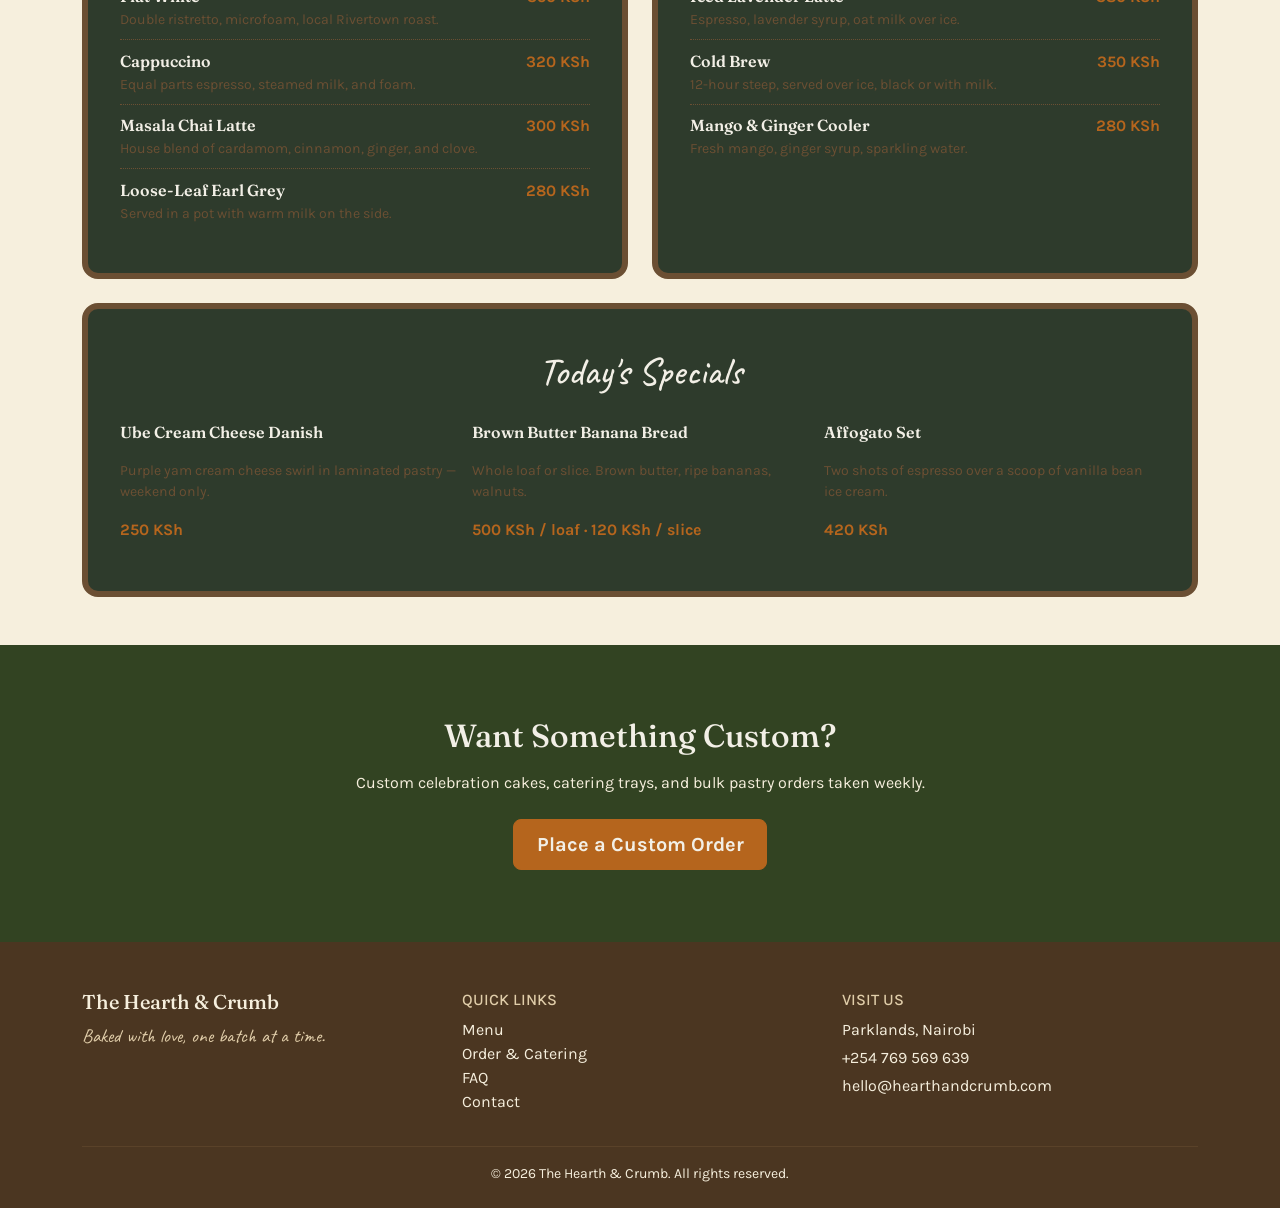
<file: menu.html>
<!DOCTYPE html>
<html lang="en">
<head>
  <meta charset="UTF-8">
  <meta name="viewport" content="width=device-width, initial-scale=1.0">
  <meta name="description" content="Browse The Hearth & Crumb's full menu — cakes, pastries, café drinks, and seasonal specials, all made from scratch in Parklands, Nairobi.">
  <title>Menu | The Hearth & Crumb</title>
  <link href="https://cdn.jsdelivr.net/npm/bootstrap@5.3.8/dist/css/bootstrap.min.css" rel="stylesheet" integrity="sha384-sRIl4kxILFvY47J16cr9ZwB07vP4J8+LH7qKQnuqkuIAvNWLzeN8tE5YBujZqJLB" crossorigin="anonymous">
  <link rel="stylesheet" href="https://cdn.jsdelivr.net/npm/bootstrap-icons@1.11.3/font/bootstrap-icons.css" integrity="sha384-+gX4w7RS2RnVzH12Q2M4s8Je+PUPs8IB21C3Xfzrj6H0Fx2Z6dY57oPzYGg4tV6A" crossorigin="anonymous">
  <link rel="stylesheet" href="css/style.css">
</head>
<body>

  <!-- ===== Navbar ===== -->
  <nav class="navbar navbar-expand-lg sticky-top" aria-label="Main navigation">
    <div class="container">
      <a class="navbar-brand" href="index.html">The Hearth &amp; Crumb</a>
      <button class="navbar-toggler" type="button" data-bs-toggle="collapse" data-bs-target="#mainNav" aria-controls="mainNav" aria-expanded="false" aria-label="Toggle navigation">
        <span class="navbar-toggler-icon"></span>
      </button>
      <div class="collapse navbar-collapse" id="mainNav">
        <ul class="navbar-nav ms-auto mb-2 mb-lg-0 text-center">
          <li class="nav-item"><a class="nav-link" href="index.html">Home</a></li>
          <li class="nav-item"><a class="nav-link" href="about.html">About</a></li>
          <li class="nav-item"><a class="nav-link active" aria-current="page" href="menu.html">Menu</a></li>
          <li class="nav-item"><a class="nav-link" href="gallery.html">Gallery</a></li>
          <li class="nav-item"><a class="nav-link" href="journal.html">Journal</a></li>
          <li class="nav-item"><a class="nav-link" href="order.html">Order</a></li>
          <li class="nav-item"><a class="nav-link" href="contact.html">Contact</a></li>
          <li class="nav-item"><a class="nav-link" href="faq.html">FAQ</a></li>
        </ul>
          <button id="themeToggle" aria-label="Switch to dark mode">
            <i id="themeIcon" class="bi bi-moon-fill"></i>
          </button>
      </div>
    </div>
  </nav>
  <!-- Breadcrumb -->
<div class="breadcrumb-wrap">
  <div class="container">
    <nav aria-label="breadcrumb">
      <ol class="breadcrumb mb-0">
        <li class="breadcrumb-item"><a href="index.html">Home</a></li>
        <li class="breadcrumb-item active" aria-current="page">Menu</li>
      </ol>
    </nav>
  </div>
</div>

  <!-- ===== Banner ===== -->
  <header class="hero hero-sm text-center">
    <div class="container">
      <span class="hero-tag">Scratch-made daily</span>
      <h1 class="mb-3">Our Menu</h1>
      <p class="lead mb-0">Everything baked fresh each morning. Prices in Kenyan Shillings.</p>
    </div>
  </header>

  <!-- ===== Filter buttons ===== -->
  <section class="section-kraft py-4">
    <div class="container">
      <fieldset class="d-flex flex-wrap justify-content-center gap-2 mb-2" id="menuFilters">
        <legend class="visually-hidden">Filter menu by category</legend>
        <button class="filter-btn active" data-filter="all">All</button>
        <button class="filter-btn" data-filter="cakes">Cakes</button>
        <button class="filter-btn" data-filter="pastries">Pastries &amp; Bread</button>
        <button class="filter-btn" data-filter="cafe">Café Drinks</button>
        <button class="filter-btn" data-filter="specials">Today's Specials</button>
      </fieldset>
      <p class="text-center small mb-0" style="color: var(--walnut-soft);" id="menuCount"></p>
    </div>
  </section>

  <!-- ===== Menu items ===== -->
  <section class="section-kraft pt-0 pb-5">
    <div class="container">
      <div class="row g-4" id="menuGrid">

        <!-- CAKES -->
        <div class="col-md-6 menu-item" data-category="cakes">
          <div class="chalkboard h-100">
            <h2 class="mb-3"><i class="bi bi-cake2 me-2"></i>Cakes</h2>
            <div class="menu-row">
              <div>
                <span class="item-name">Red Velvet Layer Cake</span>
                <p class="item-desc">Three layers, cream-cheese frosting, finished by hand.</p>
              </div>
              <span class="item-price">From 3,300 KSh</span>
            </div>
            <div class="menu-row">
              <div>
                <span class="item-name">Lemon Drizzle Cake</span>
                <p class="item-desc">Bright, zesty sponge with a crisp sugar crust.</p>
              </div>
              <span class="item-price">From 2,800 KSh</span>
            </div>
            <div class="menu-row">
              <div>
                <span class="item-name">Chocolate Fudge Cake</span>
                <p class="item-desc">Dark cocoa layers, ganache filling, chocolate mirror glaze.</p>
              </div>
              <span class="item-price">From 3,600 KSh</span>
            </div>
            <div class="menu-row">
              <div>
                <span class="item-name">Carrot &amp; Walnut Cake</span>
                <p class="item-desc">Warmly spiced, cream-cheese frosting, toasted walnuts on top.</p>
              </div>
              <span class="item-price">From 3,000 KSh</span>
            </div>
          </div>
        </div>

        <!-- CUPCAKES -->
        <div class="col-md-6 menu-item" data-category="cakes">
          <div class="chalkboard h-100">
            <h2 class="mb-3"><i class="bi bi-heart me-2"></i>Cupcakes</h2>
            <div class="menu-row">
              <div>
                <span class="item-name">Vanilla Bean Cupcakes</span>
                <p class="item-desc">Real vanilla bean batter, Swiss meringue swirl.</p>
              </div>
              <span class="item-price">450 KSh each</span>
            </div>
            <div class="menu-row">
              <div>
                <span class="item-name">Chocolate Salted Caramel</span>
                <p class="item-desc">Fudge cupcake, caramel core, salted caramel frosting.</p>
              </div>
              <span class="item-price">480 KSh each</span>
            </div>
            <div class="menu-row">
              <div>
                <span class="item-name">Strawberry Shortcake</span>
                <p class="item-desc">Light vanilla sponge, fresh strawberry compote, whipped cream.</p>
              </div>
              <span class="item-price">450 KSh each</span>
            </div>
            <div class="menu-row">
              <div>
                <span class="item-name">Box of 6 (assorted)</span>
                <p class="item-desc">Mix of whatever's fresh that morning.</p>
              </div>
              <span class="item-price">2,400 KSh</span>
            </div>
          </div>
        </div>

        <!-- PASTRIES & BREAD -->
        <div class="col-md-6 menu-item" data-category="pastries">
          <div class="chalkboard h-100">
            <h2 class="mb-3"><i class="bi bi-egg-fried me-2"></i>Pastries</h2>
            <div class="menu-row">
              <div>
                <span class="item-name">Cinnamon Morning Buns</span>
                <p class="item-desc">Laminated dough, brown-sugar cinnamon, glazed warm.</p>
              </div>
              <span class="item-price">150 KSh</span>
            </div>
            <div class="menu-row">
              <div>
                <span class="item-name">Honey &amp; Oat Scones</span>
                <p class="item-desc">Served with clotted cream and seasonal jam.</p>
              </div>
              <span class="item-price">200 KSh</span>
            </div>
            <div class="menu-row">
              <div>
                <span class="item-name">Butter Croissant</span>
                <p class="item-desc">Classic all-butter lamination, 72-hour dough.</p>
              </div>
              <span class="item-price">180 KSh</span>
            </div>
            <div class="menu-row">
              <div>
                <span class="item-name">Pain au Chocolat</span>
                <p class="item-desc">Two dark-chocolate batons inside flaky croissant dough.</p>
              </div>
              <span class="item-price">220 KSh</span>
            </div>
          </div>
        </div>

        <!-- BREAD -->
        <div class="col-md-6 menu-item" data-category="pastries">
          <div class="chalkboard h-100">
            <h2 class="mb-3"><i class="bi bi-basket me-2"></i>Bread</h2>
            <div class="menu-row">
              <div>
                <span class="item-name">Country Sourdough Loaf</span>
                <p class="item-desc">Open crumb, crisp crust, 24-hour ferment.</p>
              </div>
              <span class="item-price">650 KSh</span>
            </div>
            <div class="menu-row">
              <div>
                <span class="item-name">Rosemary Focaccia</span>
                <p class="item-desc">Thick slab, olive oil, flaky sea salt, rosemary.</p>
              </div>
              <span class="item-price">400 KSh</span>
            </div>
            <div class="menu-row">
              <div>
                <span class="item-name">Seeded Whole Wheat</span>
                <p class="item-desc">Sunflower, sesame, and pumpkin seeds throughout.</p>
              </div>
              <span class="item-price">550 KSh</span>
            </div>
          </div>
        </div>

        <!-- CAFÉ DRINKS -->
        <div class="col-md-6 menu-item" data-category="cafe">
          <div class="chalkboard h-100">
            <h2 class="mb-3"><i class="bi bi-cup-hot me-2"></i>Hot Drinks</h2>
            <div class="menu-row">
              <div><span class="item-name">Flat White</span><p class="item-desc">Double ristretto, microfoam, local Rivertown roast.</p></div>
              <span class="item-price">350 KSh</span>
            </div>
            <div class="menu-row">
              <div><span class="item-name">Cappuccino</span><p class="item-desc">Equal parts espresso, steamed milk, and foam.</p></div>
              <span class="item-price">320 KSh</span>
            </div>
            <div class="menu-row">
              <div><span class="item-name">Masala Chai Latte</span><p class="item-desc">House blend of cardamom, cinnamon, ginger, and clove.</p></div>
              <span class="item-price">300 KSh</span>
            </div>
            <div class="menu-row">
              <div><span class="item-name">Loose-Leaf Earl Grey</span><p class="item-desc">Served in a pot with warm milk on the side.</p></div>
              <span class="item-price">280 KSh</span>
            </div>
          </div>
        </div>

        <div class="col-md-6 menu-item" data-category="cafe">
          <div class="chalkboard h-100">
            <h2 class="mb-3"><i class="bi bi-cup-straw me-2"></i>Cold Drinks</h2>
            <div class="menu-row">
              <div><span class="item-name">Iced Lavender Latte</span><p class="item-desc">Espresso, lavender syrup, oat milk over ice.</p></div>
              <span class="item-price">380 KSh</span>
            </div>
            <div class="menu-row">
              <div><span class="item-name">Cold Brew</span><p class="item-desc">12-hour steep, served over ice, black or with milk.</p></div>
              <span class="item-price">350 KSh</span>
            </div>
            <div class="menu-row">
              <div><span class="item-name">Mango &amp; Ginger Cooler</span><p class="item-desc">Fresh mango, ginger syrup, sparkling water.</p></div>
              <span class="item-price">280 KSh</span>
            </div>
          </div>
        </div>

        <!-- TODAY'S SPECIALS -->
        <div class="col-12 menu-item" data-category="specials">
          <div class="chalkboard">
            <h2 class="text-center mb-3">Today's Specials</h2>
            <div class="row g-3">
              <div class="col-md-4">
                <div class="menu-row flex-column align-items-start">
                  <span class="item-name">Ube Cream Cheese Danish</span>
                  <p class="item-desc">Purple yam cream cheese swirl in laminated pastry — weekend only.</p>
                  <span class="item-price">250 KSh</span>
                </div>
              </div>
              <div class="col-md-4">
                <div class="menu-row flex-column align-items-start">
                  <span class="item-name">Brown Butter Banana Bread</span>
                  <p class="item-desc">Whole loaf or slice. Brown butter, ripe bananas, walnuts.</p>
                  <span class="item-price">500 KSh / loaf · 120 KSh / slice</span>
                </div>
              </div>
              <div class="col-md-4">
                <div class="menu-row flex-column align-items-start">
                  <span class="item-name">Affogato Set</span>
                  <p class="item-desc">Two shots of espresso over a scoop of vanilla bean ice cream.</p>
                  <span class="item-price">420 KSh</span>
                </div>
              </div>
            </div>
          </div>
        </div>

      </div><!-- /row -->
    </div>
  </section>

  <!-- ===== CTA ===== -->
  <section class="section-visit text-center">
    <div class="container">
      <h2 class="mb-3">Want Something Custom?</h2>
      <p class="mb-4" style="color: var(--kraft-light);">Custom celebration cakes, catering trays, and bulk pastry orders taken weekly.</p>
      <a href="order.html" class="btn btn-copper btn-lg">Place a Custom Order</a>
    </div>
  </section>

  <!-- ===== Footer ===== -->
  <footer class="site-footer">
    <div class="container">
      <div class="row g-4">
        <div class="col-md-4">
          <h5 class="font-display" style="color: var(--kraft-light);">The Hearth &amp; Crumb</h5>
          <p class="footer-tag">Baked with love, one batch at a time.</p>
        </div>
        <div class="col-md-4">
          <h6 class="text-uppercase" style="color: var(--kraft);">Quick Links</h6>
          <ul class="list-unstyled">
            <li><a href="menu.html">Menu</a></li>
            <li><a href="order.html">Order &amp; Catering</a></li>
            <li><a href="faq.html">FAQ</a></li>
            <li><a href="contact.html">Contact</a></li>
          </ul>
        </div>
        <div class="col-md-4">
          <h6 class="text-uppercase" style="color: var(--kraft);">Visit Us</h6>
          <p class="mb-1">Parklands, Nairobi</p>
          <p class="mb-1">+254 769 569 639</p>
          <p class="mb-0">hello@hearthandcrumb.com</p>
        </div>
      </div>
      <hr>
      <p class="text-center mb-0 small">&copy; <span id="current-year"></span> The Hearth &amp; Crumb. All rights reserved.</p>
    </div>
  </footer>

  <script src="https://cdn.jsdelivr.net/npm/bootstrap@5.3.8/dist/js/bootstrap.bundle.min.js" integrity="sha384-FKyoEForCGlyvwx9Hj09JcYn3nv7wiPVlz7YYwJrWVcXK/BmnVDxM+D2scQbITxI" crossorigin="anonymous"></script>
  <script src="js/main.js"></script>
  <script src="js/menu.js"></script>
</body>
</html>
</file>
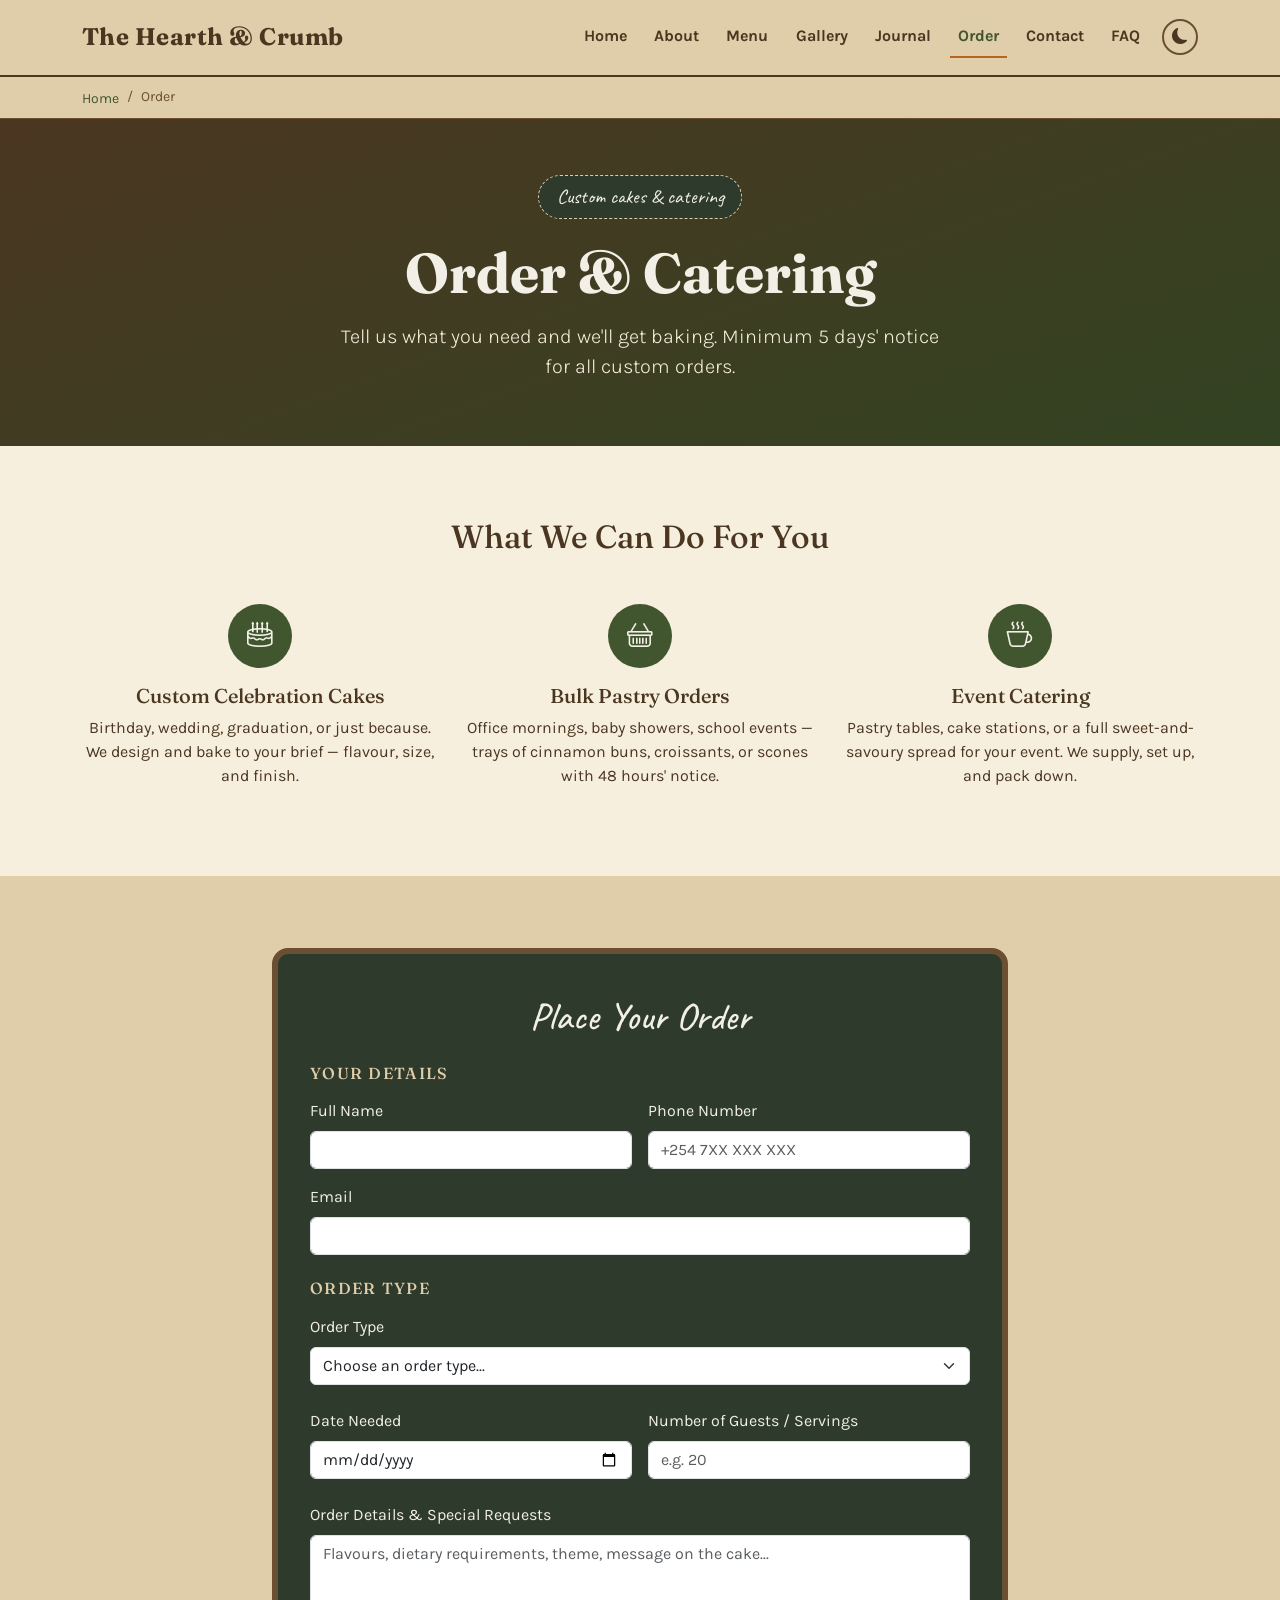
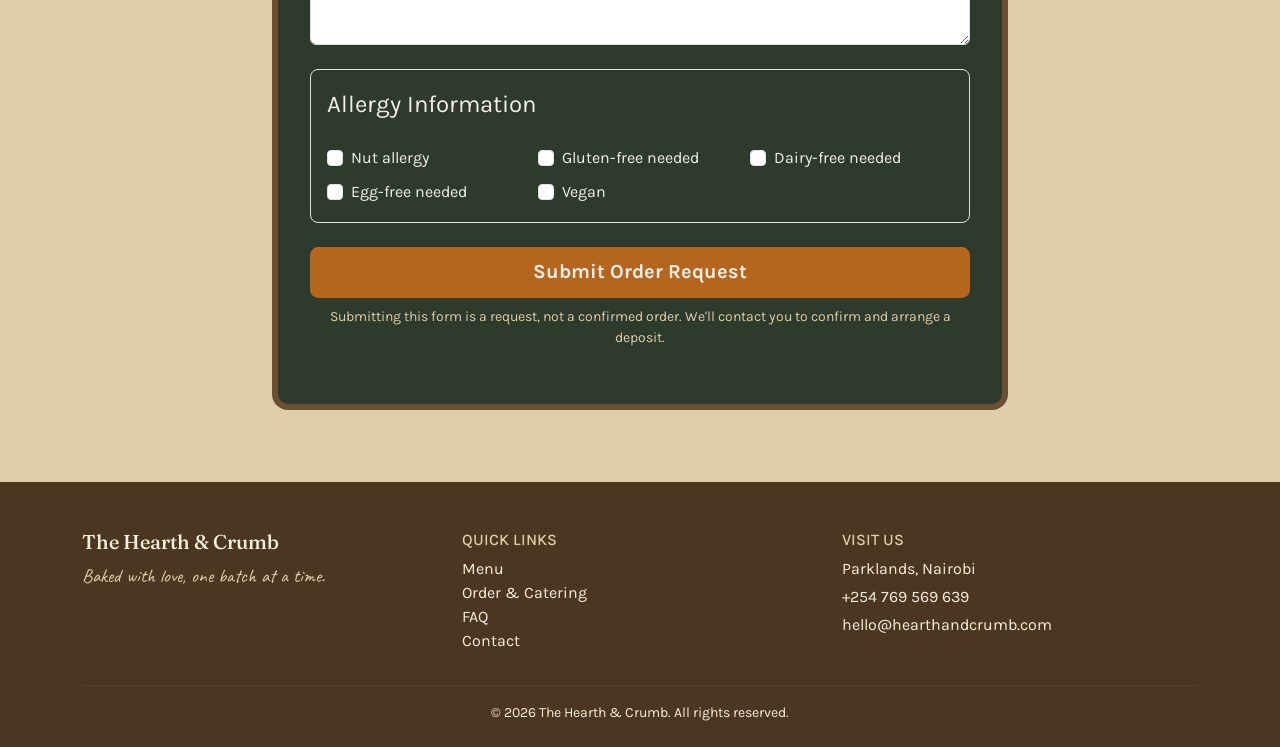
<file: order.html>
<!DOCTYPE html>
<html lang="en">
<head>
  <meta charset="UTF-8">
  <meta name="viewport" content="width=device-width, initial-scale=1.0">
  <meta name="description" content="Place a custom cake or catering order with The Hearth & Crumb in Parklands, Nairobi. Custom celebration cakes, bulk pastry orders, and event catering.">
  <title>Order & Catering | The Hearth & Crumb</title>
  <link href="https://cdn.jsdelivr.net/npm/bootstrap@5.3.8/dist/css/bootstrap.min.css" rel="stylesheet" integrity="sha384-sRIl4kxILFvY47J16cr9ZwB07vP4J8+LH7qKQnuqkuIAvNWLzeN8tE5YBujZqJLB" crossorigin="anonymous">
  <link rel="stylesheet" href="https://cdn.jsdelivr.net/npm/bootstrap-icons@1.11.3/font/bootstrap-icons.css" integrity="sha384-+gX4w7RS2RnVzH12Q2M4s8Je+PUPs8IB21C3Xfzrj6H0Fx2Z6dY57oPzYGg4tV6A" crossorigin="anonymous">
  <link rel="stylesheet" href="css/style.css">
</head>
<body>

  <!-- ===== Navbar ===== -->
  <nav class="navbar navbar-expand-lg sticky-top" aria-label="Main navigation">
    <div class="container">
      <a class="navbar-brand" href="index.html">The Hearth &amp; Crumb</a>
      <button class="navbar-toggler" type="button" data-bs-toggle="collapse" data-bs-target="#mainNav" aria-controls="mainNav" aria-expanded="false" aria-label="Toggle navigation">
        <span class="navbar-toggler-icon"></span>
      </button>
      <div class="collapse navbar-collapse" id="mainNav">
        <ul class="navbar-nav ms-auto mb-2 mb-lg-0 text-center">
          <li class="nav-item"><a class="nav-link" href="index.html">Home</a></li>
          <li class="nav-item"><a class="nav-link" href="about.html">About</a></li>
          <li class="nav-item"><a class="nav-link" href="menu.html">Menu</a></li>
          <li class="nav-item"><a class="nav-link" href="gallery.html">Gallery</a></li>
          <li class="nav-item"><a class="nav-link" href="journal.html">Journal</a></li>
          <li class="nav-item"><a class="nav-link active" aria-current="page" href="order.html">Order</a></li>
          <li class="nav-item"><a class="nav-link" href="contact.html">Contact</a></li>
          <li class="nav-item"><a class="nav-link" href="faq.html">FAQ</a></li>
        </ul>
          <button id="themeToggle" aria-label="Switch to dark mode">
            <i id="themeIcon" class="bi bi-moon-fill"></i>
          </button>
      </div>
    </div>
  </nav>
  <!-- Breadcrumb -->
<div class="breadcrumb-wrap">
  <div class="container">
    <nav aria-label="breadcrumb">
      <ol class="breadcrumb mb-0">
        <li class="breadcrumb-item"><a href="index.html">Home</a></li>
        <li class="breadcrumb-item active" aria-current="page">Order</li>
      </ol>
    </nav>
  </div>
</div>

  <!-- ===== Banner ===== -->
  <header class="hero hero-sm text-center">
    <div class="container">
      <span class="hero-tag">Custom cakes &amp; catering</span>
      <h1 class="mb-3">Order &amp; Catering</h1>
      <p class="lead mb-0">Tell us what you need and we'll get baking. Minimum 5 days' notice for all custom orders.</p>
    </div>
  </header>

  <!-- ===== What we offer ===== -->
  <section class="section-kraft">
    <div class="container">
      <h2 class="text-center mb-5">What We Can Do For You</h2>
      <div class="row g-4 text-center">
        <div class="col-md-4">
          <div class="icon-circle"><i class="bi bi-cake2"></i></div>
          <h3 class="h5">Custom Celebration Cakes</h3>
          <p>Birthday, wedding, graduation, or just because. We design and bake to your brief — flavour, size, and finish.</p>
        </div>
        <div class="col-md-4">
          <div class="icon-circle"><i class="bi bi-basket"></i></div>
          <h3 class="h5">Bulk Pastry Orders</h3>
          <p>Office mornings, baby showers, school events — trays of cinnamon buns, croissants, or scones with 48 hours' notice.</p>
        </div>
        <div class="col-md-4">
          <div class="icon-circle"><i class="bi bi-cup-hot"></i></div>
          <h3 class="h5">Event Catering</h3>
          <p>Pastry tables, cake stations, or a full sweet-and-savoury spread for your event. We supply, set up, and pack down.</p>
        </div>
      </div>
    </div>
  </section>

  <!-- ===== Order form ===== -->
  <section class="section-treats">
    <div class="container">
      <div class="row justify-content-center">
        <div class="col-lg-8">
          <div class="chalkboard">
            <h2 class="text-center mb-4">Place Your Order</h2>

            <form id="orderForm" novalidate>

              <!-- Contact details -->
              <h3 class="h6 text-uppercase mb-3" style="letter-spacing:.08em; color: var(--kraft);">Your Details</h3>
              <div class="row g-3 mb-4">
                <div class="col-sm-6">
                  <label for="of-name" class="form-label" style="color:var(--chalk-white)">Full Name</label>
                  <input type="text" class="form-control" id="of-name" required>
                  <div class="invalid-feedback">Please enter your name.</div>
                </div>
                <div class="col-sm-6">
                  <label for="of-phone" class="form-label" style="color:var(--chalk-white)">Phone Number</label>
                  <input type="tel" class="form-control" id="of-phone" placeholder="+254 7XX XXX XXX" required>
                  <div class="invalid-feedback">Please enter a valid phone number.</div>
                </div>
                <div class="col-12">
                  <label for="of-email" class="form-label" style="color:var(--chalk-white)">Email</label>
                  <input type="email" class="form-control" id="of-email" required>
                  <div class="invalid-feedback">Please enter a valid email address.</div>
                </div>
              </div>

              <!-- Order type -->
              <h3 class="h6 text-uppercase mb-3" style="letter-spacing:.08em; color: var(--kraft);">Order Type</h3>
              <div class="mb-4">
                <label for="of-type" class="form-label" style="color:var(--chalk-white)">Order Type</label>
                <select class="form-select" id="of-type" required>
                  <option value="" selected disabled>Choose an order type...</option>
                  <option value="custom-cake">Custom Celebration Cake</option>
                  <option value="bulk-pastry">Bulk Pastry Order</option>
                  <option value="catering">Event Catering</option>
                </select>
                <div class="invalid-feedback">Please choose an order type.</div>
              </div>

              <!-- Event / collection date -->
              <div class="row g-3 mb-4">
                <div class="col-sm-6">
                  <label for="of-date" class="form-label" style="color:var(--chalk-white)">Date Needed</label>
                  <input type="date" class="form-control" id="of-date" required>
                  <div class="invalid-feedback">Please choose a date at least 5 days from today.</div>
                </div>
                <div class="col-sm-6">
                  <label for="of-guests" class="form-label" style="color:var(--chalk-white)">Number of Guests / Servings</label>
                  <input type="number" class="form-control" id="of-guests" min="1" placeholder="e.g. 20" required>
                  <div class="invalid-feedback">Please enter a number of guests or servings (minimum 1).</div>
                </div>
              </div>

              <!-- Details -->
              <div class="mb-4">
                <label for="of-details" class="form-label" style="color:var(--chalk-white)">Order Details &amp; Special Requests</label>
                <textarea class="form-control" id="of-details" rows="4" placeholder="Flavours, dietary requirements, theme, message on the cake..." required></textarea>
                <div class="invalid-feedback">Please describe your order (at least 20 characters).</div>
              </div>

              <!-- Allergies -->
              <div class="mb-4">
                <fieldset class="border rounded-3 p-3">
                  <legend class="form-label mb-3" style="color:var(--chalk-white)">Allergy Information</legend>
                  <div class="row g-2">
                    <div class="col-6 col-md-4"><div class="form-check"><input class="form-check-input" type="checkbox" id="al-nuts" value="nuts"><label class="form-check-label" style="color:var(--chalk-white)" for="al-nuts">Nut allergy</label></div></div>
                    <div class="col-6 col-md-4"><div class="form-check"><input class="form-check-input" type="checkbox" id="al-gluten" value="gluten"><label class="form-check-label" style="color:var(--chalk-white)" for="al-gluten">Gluten-free needed</label></div></div>
                    <div class="col-6 col-md-4"><div class="form-check"><input class="form-check-input" type="checkbox" id="al-dairy" value="dairy"><label class="form-check-label" style="color:var(--chalk-white)" for="al-dairy">Dairy-free needed</label></div></div>
                    <div class="col-6 col-md-4"><div class="form-check"><input class="form-check-input" type="checkbox" id="al-egg" value="egg"><label class="form-check-label" style="color:var(--chalk-white)" for="al-egg">Egg-free needed</label></div></div>
                    <div class="col-6 col-md-4"><div class="form-check"><input class="form-check-input" type="checkbox" id="al-vegan" value="vegan"><label class="form-check-label" style="color:var(--chalk-white)" for="al-vegan">Vegan</label></div></div>
                  </div>
                </fieldset>
              </div>

              <!-- Success / error -->
              <div id="of-success" class="alert alert-success d-none" role="alert" tabindex="-1">
                <strong>Order request received!</strong> We'll confirm availability and send a quote to your email within 24 hours.
              </div>

              <button type="submit" class="btn btn-copper btn-lg w-100">Submit Order Request</button>
              <p class="text-center mt-2 small" style="color: var(--kraft);">Submitting this form is a request, not a confirmed order. We'll contact you to confirm and arrange a deposit.</p>

            </form>
          </div>
        </div>
      </div>
    </div>
  </section>

  <!-- ===== Footer ===== -->
  <footer class="site-footer">
    <div class="container">
      <div class="row g-4">
        <div class="col-md-4">
          <h5 class="font-display" style="color: var(--kraft-light);">The Hearth &amp; Crumb</h5>
          <p class="footer-tag">Baked with love, one batch at a time.</p>
        </div>
        <div class="col-md-4">
          <h6 class="text-uppercase" style="color: var(--kraft);">Quick Links</h6>
          <ul class="list-unstyled">
            <li><a href="menu.html">Menu</a></li>
            <li><a href="order.html">Order &amp; Catering</a></li>
            <li><a href="faq.html">FAQ</a></li>
            <li><a href="contact.html">Contact</a></li>
          </ul>
        </div>
        <div class="col-md-4">
          <h6 class="text-uppercase" style="color: var(--kraft);">Visit Us</h6>
          <p class="mb-1">Parklands, Nairobi</p>
          <p class="mb-1">+254 769 569 639</p>
          <p class="mb-0">hello@hearthandcrumb.com</p>
        </div>
      </div>
      <hr>
      <p class="text-center mb-0 small">&copy; <span id="current-year"></span> The Hearth &amp; Crumb. All rights reserved.</p>
    </div>
  </footer>

  <script src="https://cdn.jsdelivr.net/npm/bootstrap@5.3.8/dist/js/bootstrap.bundle.min.js" integrity="sha384-FKyoEForCGlyvwx9Hj09JcYn3nv7wiPVlz7YYwJrWVcXK/BmnVDxM+D2scQbITxI" crossorigin="anonymous"></script>
  <script src="js/main.js"></script>
  <script src="js/order.js"></script>
</body>
</html>
</file>
<file: css/style.css>
@import url('https://fonts.googleapis.com/css2?family=Fraunces:ital,opsz,wght@0,9..144,400;0,9..144,600;0,9..144,700;1,9..144,500&family=Karla:wght@400;500;700&family=Caveat:wght@500;700&display=swap');

:root {
  --kraft: #e0cda9;
  --kraft-light: #f6efdd;
  --walnut: #4b3621;
  --walnut-soft: #6b4f33;
  --forest: #41562f;
  --forest-dark: #324322;
  --copper: #b5651d;
  --copper-light: #d88a47;
  --chalkboard: #2e3b2c;
  --chalk-white: #f2efe6;

  --font-display: 'Fraunces', serif;
  --font-body: 'Karla', sans-serif;
  --font-accent: 'Caveat', cursive;
}

/* ---------- base ---------- */
body {
  font-family: var(--font-body);
  color: var(--walnut);
  background-color: var(--kraft-light);
}

h1, h2, h3, h4, .navbar-brand, .font-display {
  font-family: var(--font-display);
  color: var(--walnut);
}

a {
  text-decoration: none;
}

:focus-visible {
  outline: 3px solid var(--copper);
  outline-offset: 2px;
}

/* ---------- navbar ---------- */
.navbar {
  background-color: var(--kraft) !important;
  border-bottom: 2px solid var(--walnut);
  padding-top: .9rem;
  padding-bottom: .9rem;
}

.navbar-brand {
  font-weight: 700;
  font-size: 1.5rem;
  letter-spacing: .02em;
}

.navbar .nav-link {
  color: var(--walnut) !important;
  font-weight: 700;
  margin: 0 .35rem;
  border-bottom: 2px solid transparent;
}

.navbar .nav-link:hover,
.navbar .nav-link.active {
  color: var(--forest) !important;
  border-bottom-color: var(--copper);
}

/* ---------- hero ---------- */
.hero {
  background: linear-gradient(160deg, var(--walnut) 0%, var(--forest-dark) 100%);
  color: var(--chalk-white);
  padding: 5.5rem 1rem 6rem;
}

.hero-tag {
  display: inline-block;
  background-color: var(--chalkboard);
  color: var(--chalk-white);
  font-family: var(--font-accent);
  font-size: 1.25rem;
  padding: .35rem 1.1rem;
  border-radius: 999px;
  border: 1px dashed var(--kraft);
  margin-bottom: 1.25rem;
}

.hero h1 {
  color: var(--chalk-white);
  font-size: clamp(2.25rem, 5vw, 3.5rem);
  font-weight: 700;
}

.hero p.lead {
  color: var(--kraft-light);
  max-width: 38rem;
  margin-left: auto;
  margin-right: auto;
}

.btn-copper {
  background-color: var(--copper);
  border-color: var(--copper);
  color: var(--chalk-white);
  font-weight: 700;
  padding: .6rem 1.4rem;
}

.btn-copper:hover {
  background-color: var(--copper-light);
  border-color: var(--copper-light);
  color: var(--walnut);
}

.btn-outline-kraft {
  background-color: transparent;
  border: 2px solid var(--kraft-light);
  color: var(--chalk-white);
  font-weight: 700;
  padding: .55rem 1.35rem;
}

.btn-outline-kraft:hover {
  background-color: var(--kraft-light);
  color: var(--walnut);
}

/* ---------- intro / story ---------- */
.section-kraft {
  background-color: var(--kraft-light);
  padding: 4.5rem 0;
}

.image-placeholder {
  background-color: var(--kraft);
  border: 2px dashed var(--walnut-soft);
  color: var(--walnut-soft);
  border-radius: .75rem;
  min-height: 260px;
  display: flex;
  align-items: center;
  justify-content: center;
  font-family: var(--font-body);
  font-size: .95rem;
  text-align: center;
  padding: 1rem;
}

/* ---------- featured treats ---------- */
.section-treats {
  background-color: var(--kraft);
  padding: 4.5rem 0;
}

.card-treat {
  background-color: var(--kraft-light);
  border: 1px solid var(--walnut-soft);
  border-radius: 1rem;
  height: 100%;
  transition: transform .2s ease, box-shadow .2s ease;
}

@media (prefers-reduced-motion: no-preference) {
  .card-treat:hover {
    transform: translateY(-6px);
    box-shadow: 0 10px 20px rgba(74, 52, 40, .18);
  }
}

.card-treat .card-title {
  font-family: var(--font-display);
  font-weight: 600;
}

.price-tag {
  display: inline-block;
  background-color: var(--copper);
  color: var(--chalk-white);
  font-weight: 700;
  font-size: .85rem;
  padding: .2rem .6rem;
  border-radius: .4rem;
}

/* ---------- chalkboard signature component ---------- */
.chalkboard {
  background-color: var(--chalkboard);
  color: var(--chalk-white);
  border-radius: 1rem;
  padding: 2.5rem 2rem;
  border: 6px solid var(--walnut-soft);
}

.chalkboard h2 {
  color: var(--chalk-white);
  font-family: var(--font-accent);
  font-size: 2.4rem;
  margin-bottom: 1rem;
}

.chalkboard ul {
  list-style: none;
  padding-left: 0;
  font-size: 1.15rem;
}

.chalkboard li {
  padding: .4rem 0;
  border-bottom: 1px dotted rgba(242, 239, 230, .35);
}

.chalkboard li:last-child {
  border-bottom: none;
}

/* ---------- hours / visit ---------- */
.section-visit {
  background-color: var(--forest-dark);
  color: var(--chalk-white);
  padding: 4.5rem 0;
}

.section-visit h2 {
  color: var(--chalk-white);
}

.section-visit .bi {
  color: var(--copper-light);
  margin-right: .6rem;
}

/* ---------- testimonials ---------- */
.testimonial-card {
  background-color: var(--kraft-light);
  border-left: 4px solid var(--copper);
  border-radius: .5rem;
  padding: 1.5rem;
  height: 100%;
}

.testimonial-card p.quote {
  font-family: var(--font-display);
  font-style: italic;
  font-size: 1.1rem;
}

/* ---------- footer ---------- */
footer.site-footer {
  background-color: var(--walnut);
  color: var(--kraft-light);
  padding: 3rem 0 1.5rem;
}

footer.site-footer a {
  color: var(--kraft-light);
}

footer.site-footer a:hover {
  color: var(--copper-light);
}

footer.site-footer .footer-tag {
  font-family: var(--font-accent);
  font-size: 1.2rem;
  color: var(--kraft);
}

footer.site-footer hr {
  border-color: var(--walnut-soft);
  opacity: .5;
}

/* ---------- inner-page hero (About / Contact / etc.) ---------- */
.hero-sm {
  padding: 3.5rem 1rem 4rem;
}

/* ---------- icon circle (About: philosophy cards) ---------- */
.icon-circle {
  width: 64px;
  height: 64px;
  border-radius: 50%;
  background-color: var(--forest);
  color: var(--chalk-white);
  display: flex;
  align-items: center;
  justify-content: center;
  font-size: 1.6rem;
  margin: 0 auto 1rem;
}

/* ---------- team / info cards (About / Contact) ---------- */
.card-team {
  background-color: var(--kraft-light);
  border: 1px solid var(--walnut-soft);
  border-radius: 1rem;
  height: 100%;
}

/* ---------- contact form ---------- */
.contact-info-list .bi {
  color: var(--copper);
  margin-right: .6rem;
  width: 1.2rem;
}
/* ---------- menu page ---------- */
.filter-btn {
  background-color: transparent;
  border: 2px solid var(--walnut-soft);
  color: var(--walnut);
  font-weight: 700;
  border-radius: 999px;
  padding: .35rem 1.1rem;
  cursor: pointer;
  transition: background-color .15s, color .15s;
}
.filter-btn:hover,
.filter-btn.active {
  background-color: var(--walnut);
  color: var(--chalk-white);
  border-color: var(--walnut);
}
.menu-item.hidden { display: none; }
.menu-row {
  display: flex;
  justify-content: space-between;
  align-items: baseline;
  border-bottom: 1px dotted var(--walnut-soft);
  padding: .55rem 0;
  gap: 1rem;
}
.menu-row:last-child { border-bottom: none; }
.menu-row .item-name { font-family: var(--font-display); font-weight: 600; }
.menu-row .item-price { font-weight: 700; color: var(--copper); white-space: nowrap; }
.menu-row .item-desc { font-size: .88rem; color: var(--walnut-soft); margin: 0; }

/* ---------- order page ---------- */
.order-option-card {
  border: 2px solid var(--walnut-soft);
  border-radius: 1rem;
  padding: 1.5rem;
  background-color: var(--kraft-light);
  height: 100%;
}

/* ---------- FAQ accordion ---------- */
.accordion-button {
  font-family: var(--font-display);
  font-weight: 600;
  font-size: 1.05rem;
  background-color: var(--kraft-light) !important;
  color: var(--walnut) !important;
}
.accordion-button:not(.collapsed) {
  color: var(--forest) !important;
  box-shadow: inset 0 -1px 0 var(--walnut-soft);
}
.accordion-item {
  background-color: var(--kraft-light);
  border: 1px solid var(--walnut-soft);
  margin-bottom: .5rem;
  border-radius: .5rem !important;
  overflow: hidden;
}
.accordion-body {
  background-color: var(--kraft-light);
  color: var(--walnut);
}
/* ---------- gallery page ---------- */
.gallery-img {
  width: 100%;
  aspect-ratio: 1 / 1;
  object-fit: cover;
  border-radius: .75rem;
  border: 2px solid var(--walnut-soft);
  transition: transform .2s ease, box-shadow .2s ease;
}

@media (prefers-reduced-motion: no-preference) {
  .gallery-img:hover {
    transform: scale(1.03);
    box-shadow: 0 8px 20px rgba(74, 52, 40, .2);
  }
}

.gallery-placeholder {
  background-color: var(--kraft);
  border: 2px dashed var(--walnut-soft);
  color: var(--walnut-soft);
  border-radius: .75rem;
  aspect-ratio: 1 / 1;
  display: flex;
  align-items: center;
  justify-content: center;
  font-size: .88rem;
  text-align: center;
  padding: 1rem;
}
/* ---------- dark / light mode toggle button (navbar) ---------- */
#themeToggle {
  background: none;
  border: 2px solid var(--walnut-soft);
  color: var(--walnut);
  border-radius: 999px;
  width: 36px;
  height: 36px;
  display: flex;
  align-items: center;
  justify-content: center;
  cursor: pointer;
  transition: background-color .15s, color .15s;
  margin-left: .5rem;
}

#themeToggle:hover {
  background-color: var(--walnut);
  color: var(--chalk-white);
}

/* ---------- dark mode overrides ---------- */
body.dark-mode {
  background-color: #1a1a18;
  color: var(--kraft-light);
}

body.dark-mode h1,
body.dark-mode h2,
body.dark-mode h3,
body.dark-mode h4,
body.dark-mode .navbar-brand {
  color: var(--kraft-light);
}

body.dark-mode .navbar {
  background-color: #2a2118 !important;
  border-bottom-color: var(--walnut-soft);
}

body.dark-mode .navbar .nav-link {
  color: var(--kraft-light) !important;
}

body.dark-mode #themeToggle {
  border-color: var(--kraft);
  color: var(--kraft-light);
}

body.dark-mode .section-kraft,
body.dark-mode .section-treats {
  background-color: #222018;
}

body.dark-mode .card-treat,
body.dark-mode .card-team,
body.dark-mode .journal-card,
body.dark-mode .testimonial-card {
  background-color: #2a2118;
  border-color: var(--walnut-soft);
  color: var(--kraft-light);
}

body.dark-mode .accordion-button,
body.dark-mode .accordion-item,
body.dark-mode .accordion-body {
  background-color: #2a2118 !important;
  color: var(--kraft-light) !important;
}

body.dark-mode .form-control,
body.dark-mode .form-select {
  background-color: #2a2118;
  border-color: var(--walnut-soft);
  color: var(--kraft-light);
}

body.dark-mode .form-control:focus,
body.dark-mode .form-select:focus {
  background-color: #2a2118;
  color: var(--kraft-light);
  border-color: var(--copper);
  box-shadow: 0 0 0 .2rem rgba(181,101,29,.25);
}

body.dark-mode .site-footer {
  background-color: #111110;
}

body.dark-mode .image-placeholder,
body.dark-mode .gallery-placeholder {
  background-color: #2a2118;
  border-color: var(--walnut-soft);
  color: var(--walnut-soft);
}

/* ---------- journal page ---------- */
.journal-card {
  background-color: var(--kraft-light);
  border: 1px solid var(--walnut-soft);
  border-radius: 1rem;
  overflow: hidden;
  display: flex;
  flex-direction: column;
  transition: transform .2s ease, box-shadow .2s ease;
}

@media (prefers-reduced-motion: no-preference) {
  .journal-card:hover {
    transform: translateY(-5px);
    box-shadow: 0 10px 24px rgba(74, 52, 40, .18);
  }
}

.journal-card-img-wrap {
  position: relative;
  overflow: hidden;
}

.journal-card-img {
  width: 100%;
  height: 200px;
  object-fit: cover;
  display: block;
  transition: transform .35s ease;
}

.journal-card:hover .journal-card-img {
  transform: scale(1.04);
}

.journal-tag {
  position: absolute;
  top: .75rem;
  left: .75rem;
  background-color: var(--copper);
  color: var(--chalk-white);
  font-size: .78rem;
  font-weight: 700;
  padding: .2rem .65rem;
  border-radius: 999px;
  letter-spacing: .03em;
}

.journal-card-body {
  padding: 1.25rem 1.4rem 1.5rem;
  display: flex;
  flex-direction: column;
  flex: 1;
}

.journal-meta {
  font-size: .82rem;
  color: var(--walnut-soft);
  margin-bottom: .6rem;
}

.journal-title {
  font-family: var(--font-display);
  font-size: 1.1rem;
  font-weight: 600;
  color: var(--walnut);
  margin-bottom: .6rem;
  line-height: 1.35;
}

.journal-excerpt {
  font-size: .92rem;
  color: var(--walnut-soft);
  flex: 1;
  margin-bottom: 1rem;
}

.journal-read-more {
  font-weight: 700;
  color: var(--forest);
  font-size: .9rem;
  display: inline-flex;
  align-items: center;
  gap: .3rem;
  transition: color .15s;
}

.journal-read-more:hover {
  color: var(--copper);
}

.journal-post.hidden {
  display: none;
}

/* newsletter input inside chalkboard */
.journal-newsletter-group .form-control {
  background-color: rgba(242, 239, 230, .12);
  border-color: var(--chalk-white);
  color: var(--chalk-white);
  border-right: none;
}

.journal-newsletter-group .form-control::placeholder {
  color: rgba(242, 239, 230, .55);
}

.journal-newsletter-group .form-control:focus {
  background-color: rgba(242, 239, 230, .18);
  border-color: var(--copper-light);
  box-shadow: none;
  color: var(--chalk-white);
}

/* dark mode overrides for journal */
body.dark-mode .journal-title {
  color: var(--kraft-light);
}

body.dark-mode .journal-excerpt,
body.dark-mode .journal-meta {
  color: var(--kraft);
}

/* ---------- journal post modal ---------- */
.journal-modal-content {
  background-color: var(--kraft-light);
  border: 2px solid var(--walnut-soft);
  border-radius: 1rem;
  overflow: hidden;
}

.journal-modal-header {
  background-color: var(--kraft);
  border-bottom: 2px solid var(--walnut-soft);
  align-items: flex-start;
  padding: 1.5rem 1.75rem 1.25rem;
}

.journal-modal-tag {
  position: static;
  display: inline-block;
  margin-bottom: .5rem;
}

.journal-modal-title {
  font-family: var(--font-display);
  font-size: clamp(1.1rem, 2.5vw, 1.45rem);
  font-weight: 700;
  color: var(--walnut);
  line-height: 1.3;
  margin-bottom: .4rem;
}

.journal-modal-close {
  margin-left: 1rem;
  flex-shrink: 0;
}

.journal-modal-body {
  padding: 1.75rem;
  color: var(--walnut);
  font-size: 1rem;
  line-height: 1.75;
}

.journal-modal-body h3 {
  font-family: var(--font-display);
  font-size: 1.15rem;
  color: var(--forest);
  margin-top: 1.5rem;
  margin-bottom: .5rem;
}

.journal-modal-body ul {
  padding-left: 1.4rem;
}

.journal-modal-body li {
  margin-bottom: .4rem;
}

.journal-modal-footer {
  background-color: var(--kraft);
  border-top: 1px solid var(--walnut-soft);
}

/* dark mode for modal */
body.dark-mode .journal-modal-content {
  background-color: #222018;
  border-color: var(--walnut-soft);
}

body.dark-mode .journal-modal-header,
body.dark-mode .journal-modal-footer {
  background-color: #2a2118;
  border-color: var(--walnut-soft);
}

body.dark-mode .journal-modal-title,
body.dark-mode .journal-modal-body {
  color: var(--kraft-light);
}

body.dark-mode .journal-modal-body h3 {
  color: var(--copper-light);
}

body.dark-mode .journal-modal-close {
  filter: invert(1);
}
/* ---------- breadcrumb ---------- */
.breadcrumb-wrap {
  background-color: var(--kraft);
  padding: .55rem 0;
  border-bottom: 1px solid var(--walnut-soft);
}

.breadcrumb-item a {
  color: var(--forest);
  text-decoration: none;
  font-size: .875rem;
}

.breadcrumb-item a:hover {
  color: var(--copper);
}

.breadcrumb-item.active {
  color: var(--walnut-soft);
  font-size: .875rem;
}

.breadcrumb-item + .breadcrumb-item::before {
  color: var(--walnut-soft);
}

body.dark-mode .breadcrumb-wrap {
  background-color: #2a2118;
  border-color: var(--walnut-soft);
}
</file>
